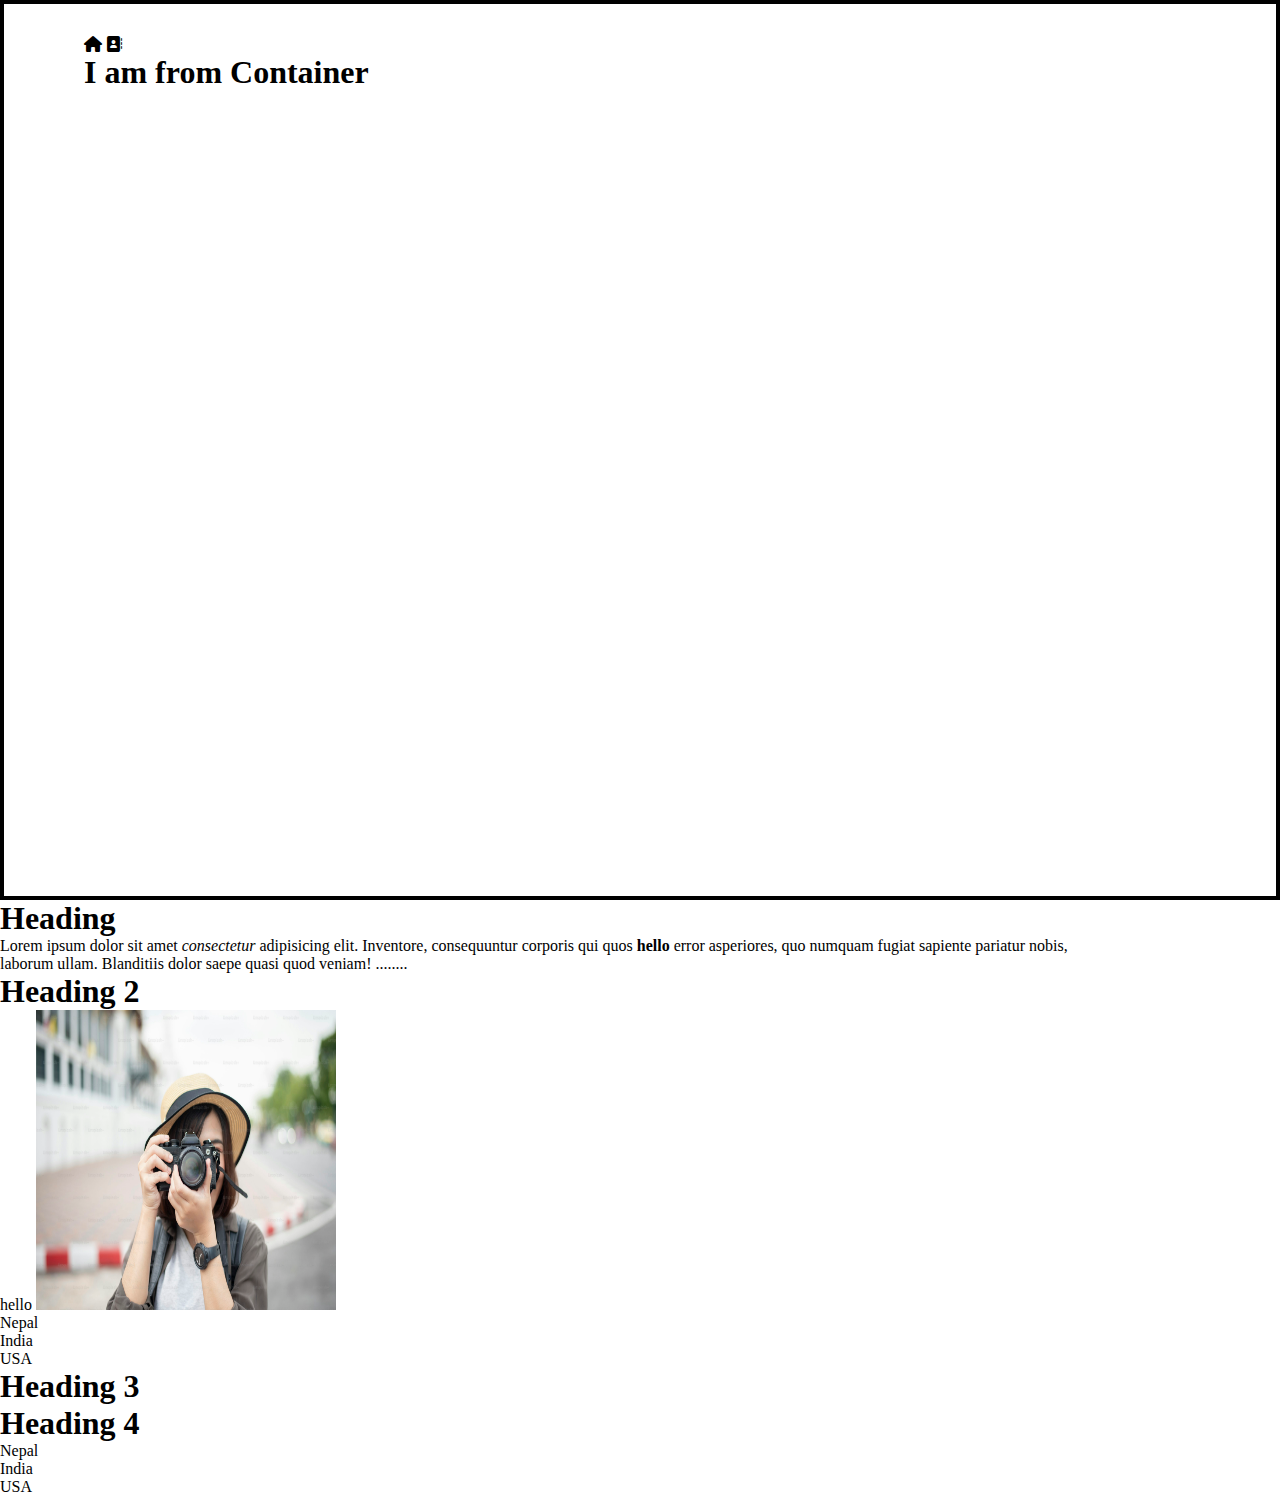
<file: html/index.html>
<!DOCTYPE html>
<html lang="en">
  <head>
    <meta charset="UTF-8" />
    <meta name="viewport" content="width=device-width, initial-scale=1.0" />
    <link rel="stylesheet" href="../css/style.css" />
    <link
      rel="stylesheet"
      href="https://cdnjs.cloudflare.com/ajax/libs/font-awesome/6.7.2/css/all.min.css"
      integrity="sha512-Evv84Mr4kqVGRNSgIGL/F/aIDqQb7xQ2vcrdIwxfjThSH8CSR7PBEakCr51Ck+w+/U6swU2Im1vVX0SVk9ABhg=="
      crossorigin="anonymous"
      referrerpolicy="no-referrer"
    />
    <title>Document</title>
    <style></style>
  </head>
  <body>
    <div class="container">
      <i class="fa-solid fa-house"></i>
      <i class="fa-solid fa-address-book"></i>
      <h1>I am from Container</h1>
    </div>
    <h1 class="heading" id="head1">Heading</h1>
    <p class="heading" id="para">
      Lorem ipsum dolor sit amet <i>consectetur</i> adipisicing elit. Inventore,
      consequuntur corporis qui quos <b>hello</b> error asperiores, quo numquam
      fugiat sapiente pariatur nobis, <br />
      laborum ullam. Blanditiis dolor saepe quasi quod veniam! ........
    </p>

    <h1 class="heading">Heading 2</h1>
    <span>hello</span>
    <img height="300" width="300" src="../image/myImage.jpeg" alt="my photo" />

    <ol type="1" start="3">
      <li>Nepal</li>
      <li>India</li>
      <li>USA</li>
    </ol>
    <h1>Heading 3</h1>
    <h1>Heading 4</h1>

    <ul type="circle">
      <li>Nepal</li>
      <li>India</li>
      <li>USA</li>
    </ul>
  </body>
</html>
</file>
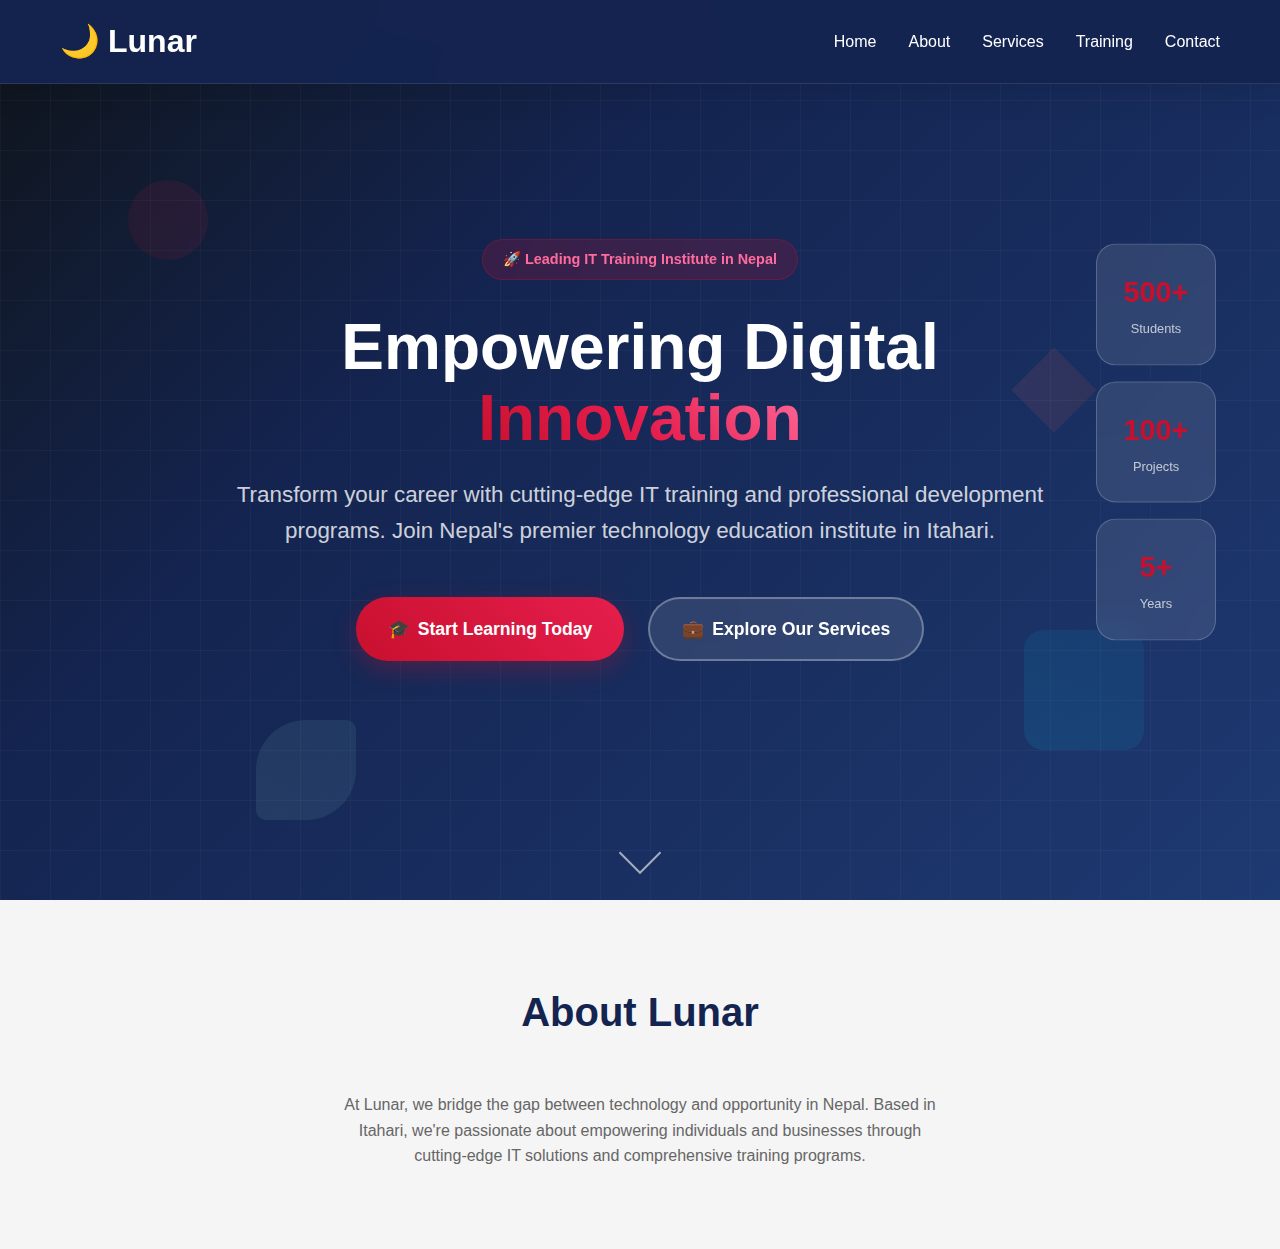
<file: html/asdfasd.html>
<!DOCTYPE html>
<html lang="en">
  <head>
    <meta charset="UTF-8" />
    <meta name="viewport" content="width=device-width, initial-scale=1.0" />
    <title>Lunar - IT Services & Training | Itahari, Nepal</title>
    <style>
      * {
        margin: 0;
        padding: 0;
        box-sizing: border-box;
      }

      body {
        font-family: "Segoe UI", Tahoma, Geneva, Verdana, sans-serif;
        line-height: 1.6;
        color: #333;
        overflow-x: hidden;
      }

      .container {
        max-width: 1200px;
        margin: 0 auto;
        padding: 0 20px;
      }

      /* Header */
      header {
        background: rgba(20, 36, 80, 0.95);
        backdrop-filter: blur(20px);
        padding: 1rem 0;
        position: fixed;
        width: 100%;
        top: 0;
        z-index: 2000;
        box-shadow: 0 8px 32px rgba(0, 0, 0, 0.1);
        border-bottom: 1px solid rgba(255, 255, 255, 0.1);
        transition: all 0.3s ease;
      }

      nav {
        display: flex;
        justify-content: space-between;
        align-items: center;
      }

      .logo {
        font-size: 2rem;
        font-weight: bold;
        color: #ffffff;
        text-decoration: none;
        display: flex;
        align-items: center;
        gap: 0.5rem;
      }

      .logo-icon {
        animation: rotate 10s linear infinite;
      }

      @keyframes rotate {
        from {
          transform: rotate(0deg);
        }
        to {
          transform: rotate(360deg);
        }
      }

      .nav-links {
        display: flex;
        list-style: none;
        gap: 2rem;
      }

      .nav-links a {
        color: #ffffff;
        text-decoration: none;
        transition: all 0.3s;
        position: relative;
        padding: 0.5rem 0;
      }

      .nav-links a::after {
        content: "";
        position: absolute;
        bottom: 0;
        left: 0;
        width: 0;
        height: 2px;
        background: linear-gradient(45deg, #c8102e, #e61e4d);
        transition: width 0.3s ease;
      }

      .nav-links a:hover::after {
        width: 100%;
      }

      .nav-links a:hover {
        color: #c8102e;
      }

      .mobile-menu {
        display: none;
        background: none;
        border: none;
        color: #ffffff;
        font-size: 1.5rem;
        cursor: pointer;
      }

      /* Modern Hero Section */
      .hero {
        min-height: 100vh;
        position: relative;
        display: flex;
        align-items: center;
        justify-content: center;
        background: linear-gradient(
          135deg,
          #0f1419 0%,
          #142450 35%,
          #1e3a72 100%
        );
        overflow: hidden;
      }

      /* Animated Background Elements */
      .hero-bg {
        position: absolute;
        top: 0;
        left: 0;
        width: 100%;
        height: 100%;
        overflow: hidden;
      }

      .floating-shapes {
        position: absolute;
        width: 100%;
        height: 100%;
      }

      .shape {
        position: absolute;
        opacity: 0.1;
        animation: float 20s infinite linear;
      }

      .shape:nth-child(1) {
        top: 20%;
        left: 10%;
        width: 80px;
        height: 80px;
        background: linear-gradient(45deg, #c8102e, #e61e4d);
        border-radius: 50%;
        animation-delay: -2s;
      }

      .shape:nth-child(2) {
        top: 70%;
        left: 80%;
        width: 120px;
        height: 120px;
        background: linear-gradient(45deg, #00d4ff, #0099cc);
        border-radius: 20px;
        animation-delay: -8s;
      }

      .shape:nth-child(3) {
        top: 40%;
        left: 80%;
        width: 60px;
        height: 60px;
        background: linear-gradient(45deg, #ff6b6b, #ee5a24);
        transform: rotate(45deg);
        animation-delay: -15s;
      }

      .shape:nth-child(4) {
        top: 80%;
        left: 20%;
        width: 100px;
        height: 100px;
        background: linear-gradient(45deg, #a8e6cf, #7fcdcd);
        border-radius: 50% 10px 50% 10px;
        animation-delay: -5s;
      }

      @keyframes float {
        0%,
        100% {
          transform: translateY(0) rotate(0deg);
        }
        25% {
          transform: translateY(-20px) rotate(90deg);
        }
        50% {
          transform: translateY(-40px) rotate(180deg);
        }
        75% {
          transform: translateY(-20px) rotate(270deg);
        }
      }

      /* Particle System */
      .particles {
        position: absolute;
        top: 0;
        left: 0;
        width: 100%;
        height: 100%;
        overflow: hidden;
      }

      .particle {
        position: absolute;
        width: 4px;
        height: 4px;
        background: rgba(255, 255, 255, 0.3);
        border-radius: 50%;
        animation: particleFloat 15s infinite linear;
      }

      @keyframes particleFloat {
        0% {
          transform: translateY(100vh) translateX(0);
          opacity: 0;
        }
        10% {
          opacity: 1;
        }
        90% {
          opacity: 1;
        }
        100% {
          transform: translateY(-100px) translateX(100px);
          opacity: 0;
        }
      }

      /* Grid Pattern Overlay */
      .grid-overlay {
        position: absolute;
        top: 0;
        left: 0;
        width: 100%;
        height: 100%;
        background-image: linear-gradient(
            rgba(255, 255, 255, 0.03) 1px,
            transparent 1px
          ),
          linear-gradient(90deg, rgba(255, 255, 255, 0.03) 1px, transparent 1px);
        background-size: 50px 50px;
        animation: gridMove 20s ease-in-out infinite;
      }

      @keyframes gridMove {
        0%,
        100% {
          transform: translate(0, 0);
        }
        50% {
          transform: translate(-25px, -25px);
        }
      }

      /* Hero Content */
      .hero-content {
        position: relative;
        z-index: 10;
        text-align: center;
        max-width: 900px;
        padding: 2rem;
      }

      .hero-badge {
        display: inline-block;
        background: rgba(200, 16, 46, 0.2);
        border: 1px solid rgba(200, 16, 46, 0.3);
        color: #ff6b9d;
        padding: 8px 20px;
        border-radius: 50px;
        font-size: 0.9rem;
        font-weight: 600;
        margin-bottom: 2rem;
        backdrop-filter: blur(10px);
        animation: fadeInDown 1s ease-out;
      }

      .hero h1 {
        font-size: clamp(2.5rem, 5vw, 4rem);
        margin-bottom: 1.5rem;
        font-weight: 800;
        color: #ffffff;
        line-height: 1.1;
        animation: fadeInUp 1s ease-out 0.3s both;
      }

      .hero h1 .highlight {
        background: linear-gradient(45deg, #c8102e, #e61e4d, #ff6b9d);
        -webkit-background-clip: text;
        background-clip: text;
        -webkit-text-fill-color: transparent;
        animation: textShine 3s ease-in-out infinite;
      }

      @keyframes textShine {
        0%,
        100% {
          filter: brightness(1);
        }
        50% {
          filter: brightness(1.3);
        }
      }

      .hero-subtitle {
        font-size: clamp(1.1rem, 2vw, 1.4rem);
        margin-bottom: 3rem;
        color: rgba(255, 255, 255, 0.8);
        line-height: 1.6;
        animation: fadeInUp 1s ease-out 0.6s both;
      }

      /* Interactive CTA Buttons */
      .cta-container {
        display: flex;
        gap: 1.5rem;
        justify-content: center;
        flex-wrap: wrap;
        animation: fadeInUp 1s ease-out 0.9s both;
      }

      .btn {
        position: relative;
        padding: 16px 32px;
        border: none;
        border-radius: 50px;
        font-size: 1.1rem;
        font-weight: 600;
        cursor: pointer;
        text-decoration: none;
        display: inline-flex;
        align-items: center;
        gap: 0.5rem;
        transition: all 0.4s cubic-bezier(0.4, 0, 0.2, 1);
        overflow: hidden;
      }

      .btn::before {
        content: "";
        position: absolute;
        top: 0;
        left: -100%;
        width: 100%;
        height: 100%;
        background: linear-gradient(
          90deg,
          transparent,
          rgba(255, 255, 255, 0.2),
          transparent
        );
        transition: left 0.6s;
      }

      .btn:hover::before {
        left: 100%;
      }

      .btn-primary {
        background: linear-gradient(45deg, #c8102e, #e61e4d);
        color: #ffffff;
        box-shadow: 0 8px 25px rgba(200, 16, 46, 0.3);
      }

      .btn-primary:hover {
        transform: translateY(-3px);
        box-shadow: 0 15px 35px rgba(200, 16, 46, 0.4);
        background: linear-gradient(45deg, #e61e4d, #ff4757);
      }

      .btn-secondary {
        background: rgba(255, 255, 255, 0.1);
        color: #ffffff;
        border: 2px solid rgba(255, 255, 255, 0.3);
        backdrop-filter: blur(10px);
      }

      .btn-secondary:hover {
        background: rgba(255, 255, 255, 0.2);
        border-color: rgba(255, 255, 255, 0.5);
        transform: translateY(-3px);
        box-shadow: 0 15px 35px rgba(255, 255, 255, 0.1);
      }

      /* Floating Stats */
      .floating-stats {
        position: absolute;
        top: 50%;
        right: 5%;
        transform: translateY(-50%);
        z-index: 5;
      }

      .stat-float {
        background: rgba(255, 255, 255, 0.1);
        backdrop-filter: blur(15px);
        border: 1px solid rgba(255, 255, 255, 0.2);
        border-radius: 20px;
        padding: 1.5rem;
        margin-bottom: 1rem;
        text-align: center;
        min-width: 120px;
        animation: floatStat 6s ease-in-out infinite;
      }

      .stat-float:nth-child(2) {
        animation-delay: -2s;
      }

      .stat-float:nth-child(3) {
        animation-delay: -4s;
      }

      @keyframes floatStat {
        0%,
        100% {
          transform: translateY(0);
        }
        50% {
          transform: translateY(-10px);
        }
      }

      .stat-number {
        font-size: 1.8rem;
        font-weight: bold;
        color: #c8102e;
        display: block;
      }

      .stat-label {
        font-size: 0.8rem;
        color: rgba(255, 255, 255, 0.7);
        margin-top: 0.5rem;
      }

      /* Scroll Indicator */
      .scroll-indicator {
        position: absolute;
        bottom: 2rem;
        left: 50%;
        transform: translateX(-50%);
        z-index: 10;
        animation: bounce 2s infinite;
      }

      .scroll-arrow {
        width: 30px;
        height: 30px;
        border: 2px solid rgba(255, 255, 255, 0.6);
        border-top: none;
        border-left: none;
        transform: rotate(45deg);
      }

      @keyframes bounce {
        0%,
        20%,
        50%,
        80%,
        100% {
          transform: translateX(-50%) translateY(0) rotate(45deg);
        }
        40% {
          transform: translateX(-50%) translateY(-10px) rotate(45deg);
        }
        60% {
          transform: translateX(-50%) translateY(-5px) rotate(45deg);
        }
      }

      /* About Section (keeping original) */
      .about {
        padding: 80px 0;
        background: #f5f5f5;
      }

      .section-title {
        text-align: center;
        font-size: 2.5rem;
        margin-bottom: 3rem;
        color: #142450;
        font-weight: 700;
      }

      /* Responsive Design */
      @media (max-width: 768px) {
        .nav-links {
          display: none;
        }

        .mobile-menu {
          display: block;
        }

        .floating-stats {
          display: none;
        }

        .cta-container {
          flex-direction: column;
          align-items: center;
        }

        .hero-content {
          padding: 1rem;
        }

        .hero-badge {
          font-size: 0.8rem;
          padding: 6px 16px;
        }
      }

      @media (max-width: 480px) {
        .container {
          padding: 0 15px;
        }

        .hero {
          padding: 120px 0 60px;
        }

        .btn {
          padding: 14px 28px;
          font-size: 1rem;
        }
      }

      /* Animation Keyframes */
      @keyframes fadeInUp {
        from {
          opacity: 0;
          transform: translateY(30px);
        }
        to {
          opacity: 1;
          transform: translateY(0);
        }
      }

      @keyframes fadeInDown {
        from {
          opacity: 0;
          transform: translateY(-30px);
        }
        to {
          opacity: 1;
          transform: translateY(0);
        }
      }
    </style>
  </head>
  <body>
    <header>
      <nav class="container">
        <a href="#" class="logo">
          <span class="logo-icon">🌙</span>
          Lunar
        </a>
        <ul class="nav-links">
          <li><a href="#home">Home</a></li>
          <li><a href="#about">About</a></li>
          <li><a href="#services">Services</a></li>
          <li><a href="#training">Training</a></li>
          <li><a href="#contact">Contact</a></li>
        </ul>
        <button class="mobile-menu">☰</button>
      </nav>
    </header>

    <main>
      <!-- Modern Interactive Hero Section -->
      <section class="hero" id="home">
        <!-- Animated Background -->
        <div class="hero-bg">
          <div class="grid-overlay"></div>
          <div class="floating-shapes">
            <div class="shape"></div>
            <div class="shape"></div>
            <div class="shape"></div>
            <div class="shape"></div>
          </div>
          <div class="particles" id="particles"></div>
        </div>

        <!-- Floating Stats -->
        <div class="floating-stats">
          <div class="stat-float">
            <span class="stat-number">500+</span>
            <span class="stat-label">Students</span>
          </div>
          <div class="stat-float">
            <span class="stat-number">100+</span>
            <span class="stat-label">Projects</span>
          </div>
          <div class="stat-float">
            <span class="stat-number">5+</span>
            <span class="stat-label">Years</span>
          </div>
        </div>

        <!-- Hero Content -->
        <div class="container">
          <div class="hero-content">
            <div class="hero-badge">
              🚀 Leading IT Training Institute in Nepal
            </div>

            <h1>
              Empowering Digital
              <span class="highlight">Innovation</span>
            </h1>

            <p class="hero-subtitle">
              Transform your career with cutting-edge IT training and
              professional development programs. Join Nepal's premier technology
              education institute in Itahari.
            </p>

            <div class="cta-container">
              <a href="#training" class="btn btn-primary">
                <span>🎓</span>
                Start Learning Today
              </a>
              <a href="#services" class="btn btn-secondary">
                <span>💼</span>
                Explore Our Services
              </a>
            </div>
          </div>
        </div>

        <!-- Scroll Indicator -->
        <div class="scroll-indicator">
          <div class="scroll-arrow"></div>
        </div>
      </section>

      <!-- About Section (placeholder) -->
      <section class="about" id="about">
        <div class="container">
          <h2 class="section-title">About Lunar</h2>
          <p
            style="
              text-align: center;
              color: #666;
              max-width: 600px;
              margin: 0 auto;
            "
          >
            At Lunar, we bridge the gap between technology and opportunity in
            Nepal. Based in Itahari, we're passionate about empowering
            individuals and businesses through cutting-edge IT solutions and
            comprehensive training programs.
          </p>
        </div>
      </section>
    </main>

    <script>
      // Particle System
      function createParticles() {
        const particlesContainer = document.getElementById("particles");
        const particleCount = 50;

        for (let i = 0; i < particleCount; i++) {
          const particle = document.createElement("div");
          particle.className = "particle";
          particle.style.left = Math.random() * 100 + "vw";
          particle.style.animationDelay = Math.random() * 15 + "s";
          particle.style.animationDuration = Math.random() * 10 + 10 + "s";
          particlesContainer.appendChild(particle);
        }
      }

      // Enhanced Header Scroll Effect
      window.addEventListener("scroll", function () {
        const header = document.querySelector("header");
        const scrollY = window.scrollY;

        if (scrollY > 100) {
          header.style.background = "rgba(20, 36, 80, 0.98)";
          header.style.backdropFilter = "blur(20px)";
          header.style.boxShadow = "0 8px 32px rgba(0,0,0,0.2)";
        } else {
          header.style.background = "rgba(20, 36, 80, 0.95)";
          header.style.backdropFilter = "blur(20px)";
          header.style.boxShadow = "0 8px 32px rgba(0,0,0,0.1)";
        }
      });

      // Smooth Scrolling
      document.querySelectorAll('a[href^="#"]').forEach((anchor) => {
        anchor.addEventListener("click", function (e) {
          e.preventDefault();
          const target = document.querySelector(this.getAttribute("href"));
          if (target) {
            target.scrollIntoView({
              behavior: "smooth",
              block: "start",
            });
          }
        });
      });

      // Mouse Movement Parallax Effect
      document.addEventListener("mousemove", function (e) {
        const mouseX = e.clientX / window.innerWidth;
        const mouseY = e.clientY / window.innerHeight;

        const shapes = document.querySelectorAll(".shape");
        shapes.forEach((shape, index) => {
          const speed = (index + 1) * 0.5;
          const x = (mouseX - 0.5) * speed;
          const y = (mouseY - 0.5) * speed;
          shape.style.transform += ` translate(${x}px, ${y}px)`;
        });
      });

      // Button Click Effects
      document.querySelectorAll(".btn").forEach((button) => {
        button.addEventListener("click", function (e) {
          const ripple = document.createElement("span");
          const rect = this.getBoundingClientRect();
          const size = Math.max(rect.width, rect.height);
          const x = e.clientX - rect.left - size / 2;
          const y = e.clientY - rect.top - size / 2;

          ripple.style.cssText = `
                    position: absolute;
                    border-radius: 50%;
                    background: rgba(255,255,255,0.3);
                    transform: scale(0);
                    animation: ripple 0.6s linear;
                    left: ${x}px;
                    top: ${y}px;
                    width: ${size}px;
                    height: ${size}px;
                `;

          this.appendChild(ripple);

          setTimeout(() => {
            ripple.remove();
          }, 600);
        });
      });

      // Add ripple animation
      const style = document.createElement("style");
      style.textContent = `
            @keyframes ripple {
                to {
                    transform: scale(4);
                    opacity: 0;
                }
            }
        `;
      document.head.appendChild(style);

      // Initialize
      document.addEventListener("DOMContentLoaded", function () {
        createParticles();

        // Add entrance animations to floating stats
        const floatingStats = document.querySelectorAll(".stat-float");
        floatingStats.forEach((stat, index) => {
          setTimeout(() => {
            stat.style.animation += `, fadeInUp 0.8s ease-out ${
              index * 0.2
            }s both`;
          }, 1000);
        });
      });

      // Intersection Observer for scroll animations
      const observerOptions = {
        threshold: 0.1,
        rootMargin: "0px 0px -50px 0px",
      };

      const observer = new IntersectionObserver(function (entries) {
        entries.forEach((entry) => {
          if (entry.isIntersecting) {
            entry.target.style.animation = "fadeInUp 0.8s ease-out forwards";
          }
        });
      }, observerOptions);

      // Performance optimization: Throttle particle updates
      let ticking = false;
      function updateParticles() {
        if (!ticking) {
          requestAnimationFrame(() => {
            // Particle updates here if needed
            ticking = false;
          });
          ticking = true;
        }
      }
    </script>
  </body>
</html>
</file>
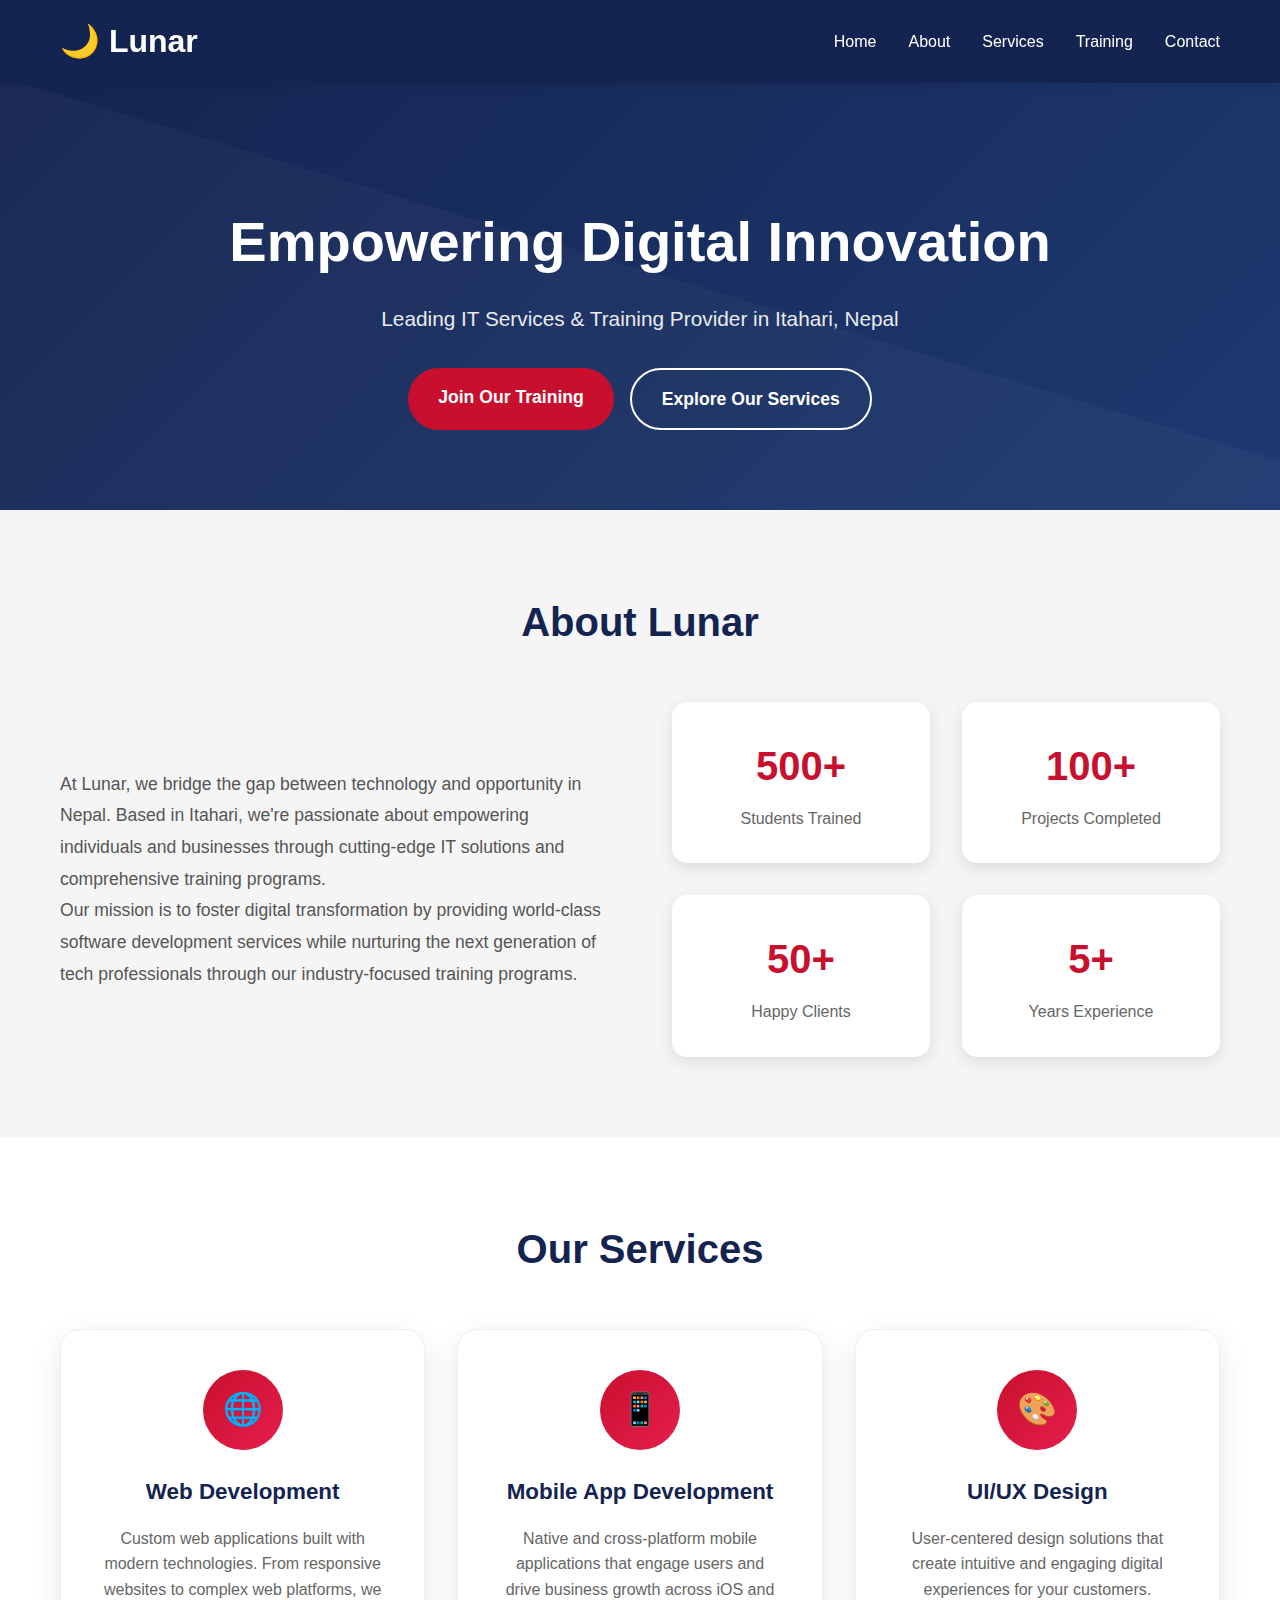
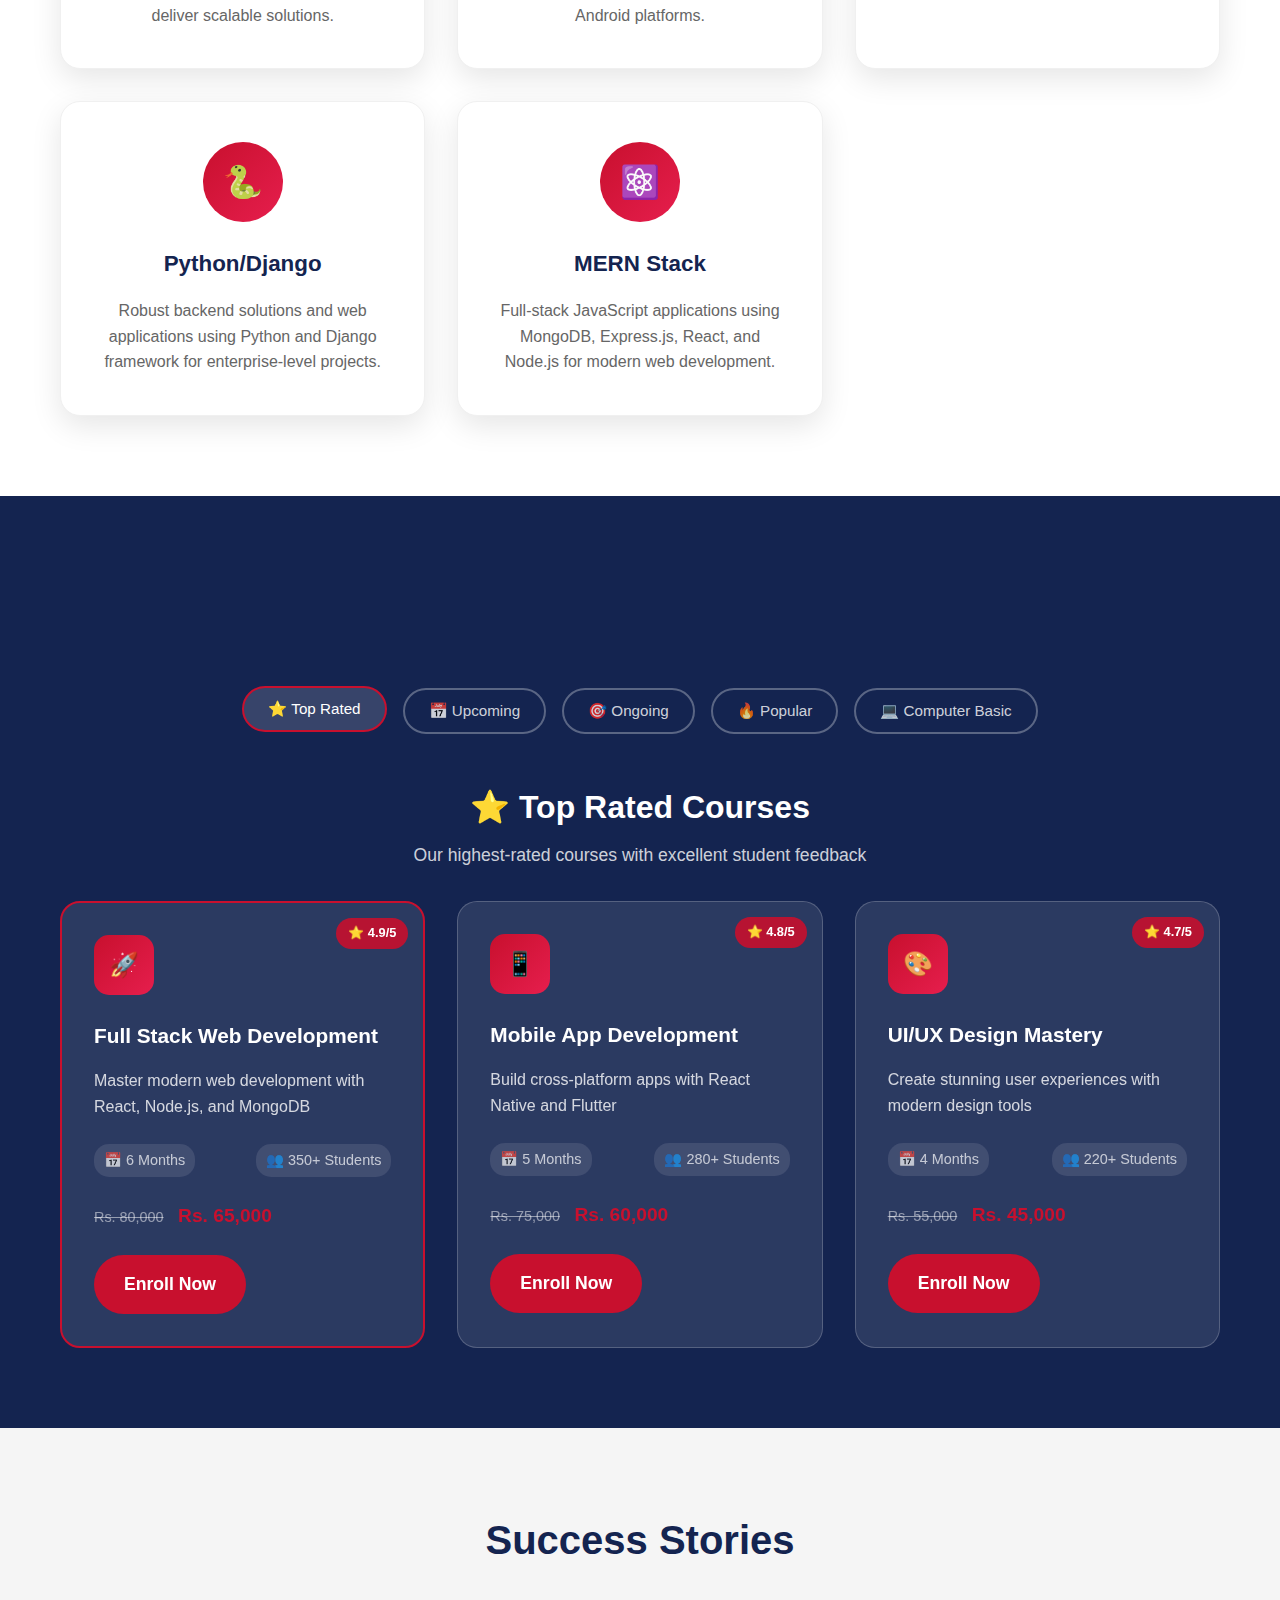
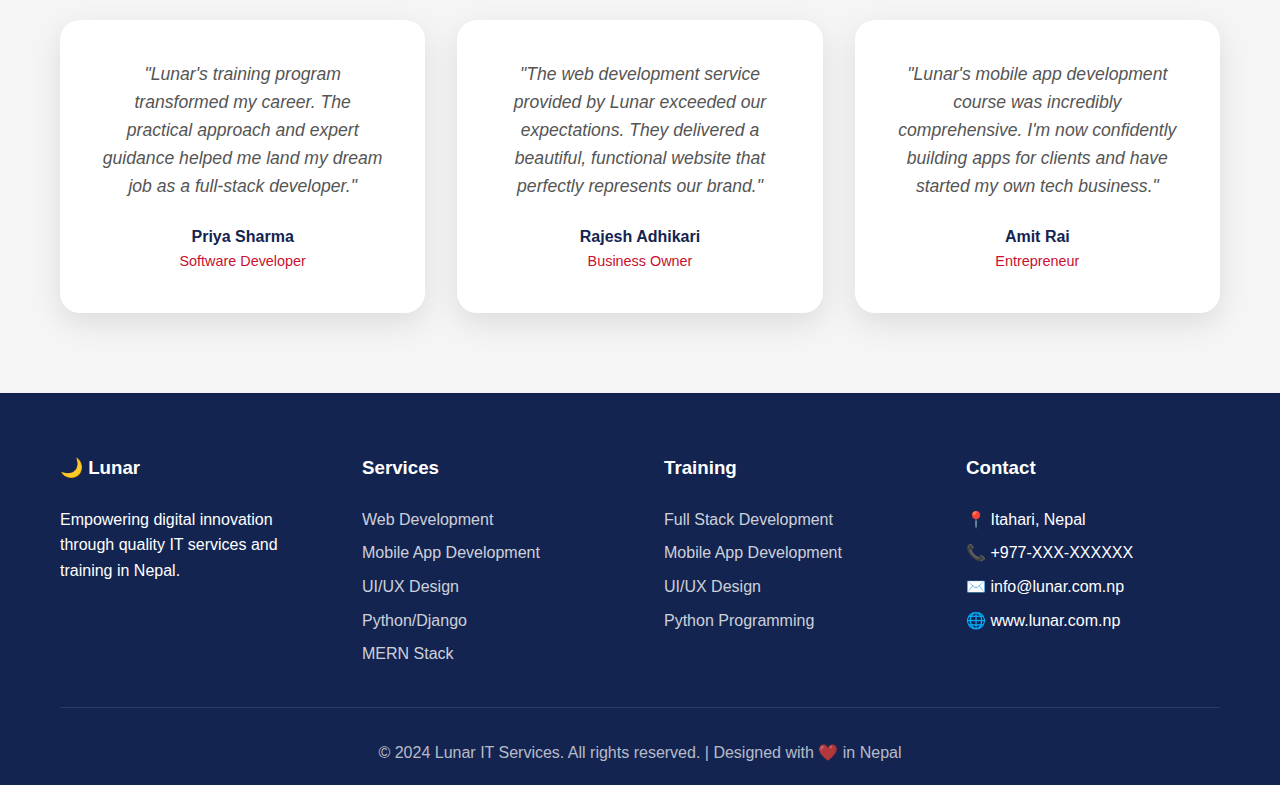
<file: html/asdfasdf.html>
@media (max-width: 768px) { .nav-links { display: none; } .mobile-menu {
display: block; } .hero h1 { font-size: 2.5rem; } .hero-subtitle { font-size:
1.1rem; } .cta-buttons { flex-direction: column; align-items: center; }
.about-content { grid-template-columns: 1fr; gap: 2rem; } .about-stats {
grid-template-columns: 1fr; } .services-grid { grid-template-columns: 1fr; }
.course-categories { justify-content: flex-start; overflow-x: auto;
padding-bottom: 10px; } .category-btn { white-space: nowrap; font-size:
0<!DOCTYPE html>
<html lang="en">
  <head>
    <meta charset="UTF-8" />
    <meta name="viewport" content="width=device-width, initial-scale=1.0" />
    <title>Lunar - IT Services & Training | Itahari, Nepal</title>
    <style>
      * {
        margin: 0;
        padding: 0;
        box-sizing: border-box;
      }

      body {
        font-family: "Segoe UI", Tahoma, Geneva, Verdana, sans-serif;
        line-height: 1.6;
        color: #333;
        overflow-x: hidden;
      }

      .container {
        max-width: 1200px;
        margin: 0 auto;
        padding: 0 20px;
      }

      /* Header */
      header {
        background: #142450;
        padding: 1rem 0;
        position: fixed;
        width: 100%;
        top: 0;
        z-index: 1000;
        box-shadow: 0 2px 10px rgba(0, 0, 0, 0.1);
      }

      nav {
        display: flex;
        justify-content: space-between;
        align-items: center;
      }

      .logo {
        font-size: 2rem;
        font-weight: bold;
        color: #ffffff;
        text-decoration: none;
      }

      .nav-links {
        display: flex;
        list-style: none;
        gap: 2rem;
      }

      .nav-links a {
        color: #ffffff;
        text-decoration: none;
        transition: color 0.3s;
      }

      .nav-links a:hover {
        color: #c8102e;
      }

      .mobile-menu {
        display: none;
        background: none;
        border: none;
        color: #ffffff;
        font-size: 1.5rem;
        cursor: pointer;
      }

      /* Hero Section */
      .hero {
        background: linear-gradient(135deg, #142450 0%, #1e3a72 100%);
        padding: 120px 0 80px;
        text-align: center;
        color: #ffffff;
        position: relative;
        overflow: hidden;
      }

      .hero::before {
        content: "";
        position: absolute;
        top: 0;
        left: 0;
        right: 0;
        bottom: 0;
        background: url('data:image/svg+xml,<svg xmlns="http://www.w3.org/2000/svg" viewBox="0 0 1000 1000"><polygon fill="%23ffffff" fill-opacity="0.03" points="0,0 1000,300 1000,1000 0,700"/></svg>');
        background-size: cover;
      }

      .hero-content {
        position: relative;
        z-index: 2;
      }

      .hero h1 {
        font-size: 3.5rem;
        margin-bottom: 1rem;
        font-weight: 700;
        animation: fadeInUp 1s ease-out;
      }

      .hero-subtitle {
        font-size: 1.3rem;
        margin-bottom: 2rem;
        opacity: 0.9;
        animation: fadeInUp 1s ease-out 0.3s both;
      }

      .cta-buttons {
        display: flex;
        gap: 1rem;
        justify-content: center;
        flex-wrap: wrap;
        animation: fadeInUp 1s ease-out 0.6s both;
      }

      .btn {
        padding: 15px 30px;
        border: none;
        border-radius: 50px;
        font-size: 1.1rem;
        font-weight: 600;
        cursor: pointer;
        transition: all 0.3s;
        text-decoration: none;
        display: inline-block;
      }

      .btn-primary {
        background: #c8102e;
        color: #ffffff;
      }

      .btn-primary:hover {
        background: #a00d25;
        transform: translateY(-2px);
        box-shadow: 0 8px 20px rgba(200, 16, 46, 0.3);
      }

      .btn-secondary {
        background: transparent;
        color: #ffffff;
        border: 2px solid #ffffff;
      }

      .btn-secondary:hover {
        background: #ffffff;
        color: #142450;
        transform: translateY(-2px);
      }

      /* About Section */
      .about {
        padding: 80px 0;
        background: #f5f5f5;
      }

      .section-title {
        text-align: center;
        font-size: 2.5rem;
        margin-bottom: 3rem;
        color: #142450;
        font-weight: 700;
      }

      .about-content {
        display: grid;
        grid-template-columns: 1fr 1fr;
        gap: 4rem;
        align-items: center;
      }

      .about-text {
        font-size: 1.1rem;
        line-height: 1.8;
        color: #555;
      }

      .about-stats {
        display: grid;
        grid-template-columns: repeat(2, 1fr);
        gap: 2rem;
      }

      .stat-item {
        text-align: center;
        padding: 2rem;
        background: #ffffff;
        border-radius: 15px;
        box-shadow: 0 5px 15px rgba(0, 0, 0, 0.1);
        transition: transform 0.3s;
      }

      .stat-item:hover {
        transform: translateY(-5px);
      }

      .stat-number {
        font-size: 2.5rem;
        font-weight: bold;
        color: #c8102e;
        margin-bottom: 0.5rem;
      }

      .stat-label {
        color: #666;
        font-weight: 500;
      }

      /* Services Section */
      .services {
        padding: 80px 0;
        background: #ffffff;
      }

      .services-grid {
        display: grid;
        grid-template-columns: repeat(auto-fit, minmax(300px, 1fr));
        gap: 2rem;
        margin-top: 3rem;
      }

      .service-card {
        background: #ffffff;
        padding: 2.5rem;
        border-radius: 20px;
        text-align: center;
        box-shadow: 0 10px 30px rgba(0, 0, 0, 0.1);
        transition: all 0.3s;
        border: 1px solid #f0f0f0;
      }

      .service-card:hover {
        transform: translateY(-10px);
        box-shadow: 0 20px 40px rgba(0, 0, 0, 0.15);
      }

      .service-icon {
        width: 80px;
        height: 80px;
        background: linear-gradient(135deg, #c8102e, #e61e4d);
        border-radius: 50%;
        display: flex;
        align-items: center;
        justify-content: center;
        margin: 0 auto 1.5rem;
        font-size: 2rem;
        color: #ffffff;
      }

      .service-card h3 {
        font-size: 1.4rem;
        margin-bottom: 1rem;
        color: #142450;
        font-weight: 600;
      }

      .service-card p {
        color: #666;
        line-height: 1.6;
      }

      /* Training Section */
      .training {
        padding: 80px 0;
        background: #142450;
        color: #ffffff;
      }

      .training-grid {
        display: grid;
        grid-template-columns: repeat(auto-fit, minmax(350px, 1fr));
        gap: 2rem;
        margin-top: 3rem;
      }

      /* Course Categories Navigation */
      .course-categories {
        display: flex;
        justify-content: center;
        flex-wrap: wrap;
        gap: 1rem;
        margin-bottom: 3rem;
      }

      .category-btn {
        padding: 12px 24px;
        border: 2px solid rgba(255, 255, 255, 0.3);
        background: transparent;
        color: rgba(255, 255, 255, 0.8);
        border-radius: 50px;
        cursor: pointer;
        transition: all 0.3s;
        font-weight: 500;
        font-size: 0.95rem;
      }

      .category-btn:hover,
      .category-btn.active {
        background: rgba(255, 255, 255, 0.15);
        border-color: #c8102e;
        color: #ffffff;
        transform: translateY(-2px);
      }

      /* Course Sections */
      .course-section {
        display: none;
      }

      .course-section.active {
        display: block;
      }

      .section-header {
        text-align: center;
        margin-bottom: 2rem;
      }

      .course-section-title {
        font-size: 2rem;
        color: #ffffff;
        margin-bottom: 0.5rem;
      }

      .course-section-subtitle {
        color: rgba(255, 255, 255, 0.8);
        font-size: 1.1rem;
      }

      /* Course Grid */
      .course-grid {
        display: grid;
        grid-template-columns: repeat(auto-fit, minmax(320px, 1fr));
        gap: 2rem;
        margin-top: 2rem;
      }

      /* Course Cards */
      .course-card {
        background: rgba(255, 255, 255, 0.1);
        padding: 2rem;
        border-radius: 20px;
        backdrop-filter: blur(10px);
        border: 1px solid rgba(255, 255, 255, 0.2);
        transition: all 0.3s;
        position: relative;
        overflow: hidden;
      }

      .course-card:hover {
        transform: translateY(-8px);
        background: rgba(255, 255, 255, 0.15);
        box-shadow: 0 20px 40px rgba(0, 0, 0, 0.2);
      }

      .course-card.featured {
        border: 2px solid #c8102e;
      }

      .course-badge {
        position: absolute;
        top: 15px;
        right: 15px;
        background: rgba(200, 16, 46, 0.9);
        color: #ffffff;
        padding: 5px 12px;
        border-radius: 20px;
        font-size: 0.8rem;
        font-weight: 600;
      }

      .upcoming-badge {
        background: rgba(52, 152, 219, 0.9);
      }

      .ongoing-badge {
        background: rgba(230, 126, 34, 0.9);
      }

      .popular-badge {
        background: rgba(231, 76, 60, 0.9);
      }

      .basic-badge {
        background: rgba(46, 204, 113, 0.9);
      }

      .course-icon {
        width: 60px;
        height: 60px;
        background: linear-gradient(135deg, #c8102e, #e61e4d);
        border-radius: 15px;
        display: flex;
        align-items: center;
        justify-content: center;
        font-size: 1.5rem;
        margin-bottom: 1.5rem;
      }

      .course-card h4 {
        font-size: 1.3rem;
        color: #ffffff;
        margin-bottom: 1rem;
        font-weight: 600;
      }

      .course-description {
        color: rgba(255, 255, 255, 0.8);
        margin-bottom: 1.5rem;
        line-height: 1.6;
      }

      .course-meta {
        display: flex;
        justify-content: space-between;
        margin-bottom: 1.5rem;
        font-size: 0.9rem;
      }

      .course-meta span {
        color: rgba(255, 255, 255, 0.7);
        background: rgba(255, 255, 255, 0.1);
        padding: 5px 10px;
        border-radius: 15px;
      }

      .course-price {
        margin-bottom: 1.5rem;
      }

      .original-price {
        color: rgba(255, 255, 255, 0.5);
        text-decoration: line-through;
        font-size: 0.9rem;
        margin-right: 10px;
      }

      .current-price {
        color: #c8102e;
        font-size: 1.2rem;
        font-weight: bold;
      }

      .early-bird {
        color: #46e646;
        font-weight: 600;
        display: block;
        margin-bottom: 5px;
      }

      .regular-price {
        color: rgba(255, 255, 255, 0.6);
        font-size: 0.9rem;
      }

      .note {
        color: rgba(255, 255, 255, 0.6);
        font-size: 0.8rem;
        display: block;
        margin-top: 5px;
      }

      /* Specific course card styles */
      .course-card.upcoming {
        border-left: 4px solid #3498db;
      }

      .course-card.ongoing {
        border-left: 4px solid #e67e22;
      }

      .course-card.popular {
        border-left: 4px solid #e74c3c;
      }

      .course-card.basic {
        border-left: 4px solid #2ecc71;
      }

      /* Testimonials */
      .testimonials {
        padding: 80px 0;
        background: #f5f5f5;
      }

      .testimonials-grid {
        display: grid;
        grid-template-columns: repeat(auto-fit, minmax(350px, 1fr));
        gap: 2rem;
        margin-top: 3rem;
      }

      .testimonial-card {
        background: #ffffff;
        padding: 2.5rem;
        border-radius: 20px;
        box-shadow: 0 10px 30px rgba(0, 0, 0, 0.1);
        text-align: center;
      }

      .testimonial-text {
        font-style: italic;
        margin-bottom: 1.5rem;
        color: #555;
        font-size: 1.1rem;
        line-height: 1.6;
      }

      .testimonial-author {
        font-weight: 600;
        color: #142450;
      }

      .testimonial-role {
        color: #c8102e;
        font-size: 0.9rem;
      }

      /* Footer */
      footer {
        background: #142450;
        color: #ffffff;
        padding: 60px 0 20px;
      }

      .footer-content {
        display: grid;
        grid-template-columns: repeat(auto-fit, minmax(250px, 1fr));
        gap: 3rem;
        margin-bottom: 2rem;
      }

      .footer-section h3 {
        margin-bottom: 1.5rem;
        color: #ffffff;
      }

      .footer-section ul {
        list-style: none;
      }

      .footer-section ul li {
        margin-bottom: 0.5rem;
      }

      .footer-section ul li a {
        color: rgba(255, 255, 255, 0.8);
        text-decoration: none;
        transition: color 0.3s;
      }

      .footer-section ul li a:hover {
        color: #c8102e;
      }

      .footer-bottom {
        text-align: center;
        padding-top: 2rem;
        border-top: 1px solid rgba(255, 255, 255, 0.1);
        color: rgba(255, 255, 255, 0.7);
      }

      /* Animations */
      @keyframes fadeInUp {
        from {
          opacity: 0;
          transform: translateY(30px);
        }
        to {
          opacity: 1;
          transform: translateY(0);
        }
      }

      /* Responsive Design */
      @media (max-width: 768px) {
        .nav-links {
          display: none;
        }

        .mobile-menu {
          display: block;
        }

        .hero h1 {
          font-size: 2.5rem;
        }

        .hero-subtitle {
          font-size: 1.1rem;
        }

        .cta-buttons {
          flex-direction: column;
          align-items: center;
        }

        .about-content {
          grid-template-columns: 1fr;
          gap: 2rem;
        }

        .about-stats {
          grid-template-columns: 1fr;
        }

        .services-grid {
          grid-template-columns: 1fr;
        }

        .training-grid {
          grid-template-columns: 1fr;
        }

        .testimonials-grid {
          grid-template-columns: 1fr;
        }

        .footer-content {
          grid-template-columns: 1fr;
          gap: 2rem;
        }
      }

      @media (max-width: 480px) {
        .container {
          padding: 0 15px;
        }

        .hero {
          padding: 100px 0 60px;
        }

        .hero h1 {
          font-size: 2rem;
        }

        .section-title {
          font-size: 2rem;
        }

        .service-card,
        .training-card,
        .testimonial-card {
          padding: 1.5rem;
        }
      }
    </style>
  </head>
  <body>
    <header>
      <nav class="container">
        <a href="#" class="logo">🌙 Lunar</a>
        <ul class="nav-links">
          <li><a href="#home">Home</a></li>
          <li><a href="#about">About</a></li>
          <li><a href="#services">Services</a></li>
          <li><a href="#training">Training</a></li>
          <li><a href="#contact">Contact</a></li>
        </ul>
        <button class="mobile-menu">☰</button>
      </nav>
    </header>

    <main>
      <!-- Hero Section -->
      <section class="hero" id="home">
        <div class="container">
          <div class="hero-content">
            <h1>Empowering Digital Innovation</h1>
            <p class="hero-subtitle">
              Leading IT Services & Training Provider in Itahari, Nepal
            </p>
            <div class="cta-buttons">
              <a href="#training" class="btn btn-primary">Join Our Training</a>
              <a href="#services" class="btn btn-secondary"
                >Explore Our Services</a
              >
            </div>
          </div>
        </div>
      </section>

      <!-- About Section -->
      <section class="about" id="about">
        <div class="container">
          <h2 class="section-title">About Lunar</h2>
          <div class="about-content">
            <div class="about-text">
              <p>
                At Lunar, we bridge the gap between technology and opportunity
                in Nepal. Based in Itahari, we're passionate about empowering
                individuals and businesses through cutting-edge IT solutions and
                comprehensive training programs.
              </p>
              <p>
                Our mission is to foster digital transformation by providing
                world-class software development services while nurturing the
                next generation of tech professionals through our
                industry-focused training programs.
              </p>
            </div>
            <div class="about-stats">
              <div class="stat-item">
                <div class="stat-number">500+</div>
                <div class="stat-label">Students Trained</div>
              </div>
              <div class="stat-item">
                <div class="stat-number">100+</div>
                <div class="stat-label">Projects Completed</div>
              </div>
              <div class="stat-item">
                <div class="stat-number">50+</div>
                <div class="stat-label">Happy Clients</div>
              </div>
              <div class="stat-item">
                <div class="stat-number">5+</div>
                <div class="stat-label">Years Experience</div>
              </div>
            </div>
          </div>
        </div>
      </section>

      <!-- Services Section -->
      <section class="services" id="services">
        <div class="container">
          <h2 class="section-title">Our Services</h2>
          <div class="services-grid">
            <div class="service-card">
              <div class="service-icon">🌐</div>
              <h3>Web Development</h3>
              <p>
                Custom web applications built with modern technologies. From
                responsive websites to complex web platforms, we deliver
                scalable solutions.
              </p>
            </div>
            <div class="service-card">
              <div class="service-icon">📱</div>
              <h3>Mobile App Development</h3>
              <p>
                Native and cross-platform mobile applications that engage users
                and drive business growth across iOS and Android platforms.
              </p>
            </div>
            <div class="service-card">
              <div class="service-icon">🎨</div>
              <h3>UI/UX Design</h3>
              <p>
                User-centered design solutions that create intuitive and
                engaging digital experiences for your customers.
              </p>
            </div>
            <div class="service-card">
              <div class="service-icon">🐍</div>
              <h3>Python/Django</h3>
              <p>
                Robust backend solutions and web applications using Python and
                Django framework for enterprise-level projects.
              </p>
            </div>
            <div class="service-card">
              <div class="service-icon">⚛️</div>
              <h3>MERN Stack</h3>
              <p>
                Full-stack JavaScript applications using MongoDB, Express.js,
                React, and Node.js for modern web development.
              </p>
            </div>
          </div>
        </div>
      </section>

      <!-- Training Section -->
      <section class="training" id="training">
        <div class="container">
          <h2 class="section-title">Training Programs</h2>

          <!-- Course Categories Navigation -->
          <div class="course-categories">
            <button class="category-btn active" data-category="top-rated">
              ⭐ Top Rated
            </button>
            <button class="category-btn" data-category="upcoming">
              📅 Upcoming
            </button>
            <button class="category-btn" data-category="ongoing">
              🎯 Ongoing
            </button>
            <button class="category-btn" data-category="popular">
              🔥 Popular
            </button>
            <button class="category-btn" data-category="basic">
              💻 Computer Basic
            </button>
          </div>

          <!-- Top Rated Courses -->
          <div class="course-section active" id="top-rated">
            <div class="section-header">
              <h3 class="course-section-title">⭐ Top Rated Courses</h3>
              <p class="course-section-subtitle">
                Our highest-rated courses with excellent student feedback
              </p>
            </div>
            <div class="course-grid">
              <div class="course-card featured">
                <div class="course-badge">⭐ 4.9/5</div>
                <div class="course-icon">🚀</div>
                <h4>Full Stack Web Development</h4>
                <p class="course-description">
                  Master modern web development with React, Node.js, and MongoDB
                </p>
                <div class="course-meta">
                  <span class="duration">📅 6 Months</span>
                  <span class="students">👥 350+ Students</span>
                </div>
                <div class="course-price">
                  <span class="original-price">Rs. 80,000</span>
                  <span class="current-price">Rs. 65,000</span>
                </div>
                <a href="#" class="btn btn-primary">Enroll Now</a>
              </div>

              <div class="course-card">
                <div class="course-badge">⭐ 4.8/5</div>
                <div class="course-icon">📱</div>
                <h4>Mobile App Development</h4>
                <p class="course-description">
                  Build cross-platform apps with React Native and Flutter
                </p>
                <div class="course-meta">
                  <span class="duration">📅 5 Months</span>
                  <span class="students">👥 280+ Students</span>
                </div>
                <div class="course-price">
                  <span class="original-price">Rs. 75,000</span>
                  <span class="current-price">Rs. 60,000</span>
                </div>
                <a href="#" class="btn btn-primary">Enroll Now</a>
              </div>

              <div class="course-card">
                <div class="course-badge">⭐ 4.7/5</div>
                <div class="course-icon">🎨</div>
                <h4>UI/UX Design Mastery</h4>
                <p class="course-description">
                  Create stunning user experiences with modern design tools
                </p>
                <div class="course-meta">
                  <span class="duration">📅 4 Months</span>
                  <span class="students">👥 220+ Students</span>
                </div>
                <div class="course-price">
                  <span class="original-price">Rs. 55,000</span>
                  <span class="current-price">Rs. 45,000</span>
                </div>
                <a href="#" class="btn btn-primary">Enroll Now</a>
              </div>
            </div>
          </div>

          <!-- Upcoming Courses -->
          <div class="course-section" id="upcoming">
            <div class="section-header">
              <h3 class="course-section-title">📅 Upcoming Courses</h3>
              <p class="course-section-subtitle">
                New courses starting soon - Reserve your seat now!
              </p>
            </div>
            <div class="course-grid">
              <div class="course-card upcoming">
                <div class="course-badge upcoming-badge">Starting July 15</div>
                <div class="course-icon">🤖</div>
                <h4>AI & Machine Learning</h4>
                <p class="course-description">
                  Learn Python, TensorFlow, and build intelligent applications
                </p>
                <div class="course-meta">
                  <span class="duration">📅 8 Months</span>
                  <span class="seats">🎯 20 Seats Available</span>
                </div>
                <div class="course-price">
                  <span class="early-bird">Early Bird: Rs. 95,000</span>
                  <span class="regular-price">Regular: Rs. 110,000</span>
                </div>
                <a href="#" class="btn btn-primary">Reserve Seat</a>
              </div>

              <div class="course-card upcoming">
                <div class="course-badge upcoming-badge">Starting Aug 1</div>
                <div class="course-icon">☁️</div>
                <h4>Cloud Computing & DevOps</h4>
                <p class="course-description">
                  Master AWS, Docker, Kubernetes, and CI/CD pipelines
                </p>
                <div class="course-meta">
                  <span class="duration">📅 6 Months</span>
                  <span class="seats">🎯 15 Seats Available</span>
                </div>
                <div class="course-price">
                  <span class="early-bird">Early Bird: Rs. 85,000</span>
                  <span class="regular-price">Regular: Rs. 95,000</span>
                </div>
                <a href="#" class="btn btn-primary">Reserve Seat</a>
              </div>

              <div class="course-card upcoming">
                <div class="course-badge upcoming-badge">Starting Aug 15</div>
                <div class="course-icon">🔐</div>
                <h4>Cybersecurity Fundamentals</h4>
                <p class="course-description">
                  Learn ethical hacking, network security, and risk management
                </p>
                <div class="course-meta">
                  <span class="duration">📅 5 Months</span>
                  <span class="seats">🎯 25 Seats Available</span>
                </div>
                <div class="course-price">
                  <span class="early-bird">Early Bird: Rs. 70,000</span>
                  <span class="regular-price">Regular: Rs. 80,000</span>
                </div>
                <a href="#" class="btn btn-primary">Reserve Seat</a>
              </div>
            </div>
          </div>

          <!-- Ongoing Courses -->
          <div class="course-section" id="ongoing">
            <div class="section-header">
              <h3 class="course-section-title">🎯 Ongoing Courses</h3>
              <p class="course-section-subtitle">
                Join mid-session with catch-up support available
              </p>
            </div>
            <div class="course-grid">
              <div class="course-card ongoing">
                <div class="course-badge ongoing-badge">Week 8/24</div>
                <div class="course-icon">🐍</div>
                <h4>Python Programming</h4>
                <p class="course-description">
                  From basics to advanced Python with Django framework
                </p>
                <div class="course-meta">
                  <span class="duration">📅 6 Months</span>
                  <span class="progress">📊 33% Complete</span>
                </div>
                <div class="course-price">
                  <span class="current-price">Rs. 40,000</span>
                  <span class="note">+ Catch-up sessions</span>
                </div>
                <a href="#" class="btn btn-secondary">Join Now</a>
              </div>

              <div class="course-card ongoing">
                <div class="course-badge ongoing-badge">Week 12/20</div>
                <div class="course-icon">💾</div>
                <h4>Database Management</h4>
                <p class="course-description">
                  MySQL, PostgreSQL, MongoDB, and database optimization
                </p>
                <div class="course-meta">
                  <span class="duration">📅 5 Months</span>
                  <span class="progress">📊 60% Complete</span>
                </div>
                <div class="course-price">
                  <span class="current-price">Rs. 25,000</span>
                  <span class="note">+ Catch-up sessions</span>
                </div>
                <a href="#" class="btn btn-secondary">Join Now</a>
              </div>

              <div class="course-card ongoing">
                <div class="course-badge ongoing-badge">Week 6/16</div>
                <div class="course-icon">📊</div>
                <h4>Digital Marketing</h4>
                <p class="course-description">
                  SEO, Social Media, Content Marketing, and Analytics
                </p>
                <div class="course-meta">
                  <span class="duration">📅 4 Months</span>
                  <span class="progress">📊 37% Complete</span>
                </div>
                <div class="course-price">
                  <span class="current-price">Rs. 30,000</span>
                  <span class="note">+ Catch-up sessions</span>
                </div>
                <a href="#" class="btn btn-secondary">Join Now</a>
              </div>
            </div>
          </div>

          <!-- Popular Courses -->
          <div class="course-section" id="popular">
            <div class="section-header">
              <h3 class="course-section-title">🔥 Popular Courses</h3>
              <p class="course-section-subtitle">
                Most enrolled courses by our students
              </p>
            </div>
            <div class="course-grid">
              <div class="course-card popular">
                <div class="course-badge popular-badge">🔥 Most Popular</div>
                <div class="course-icon">⚛️</div>
                <h4>MERN Stack Development</h4>
                <p class="course-description">
                  Complete JavaScript stack: MongoDB, Express, React, Node.js
                </p>
                <div class="course-meta">
                  <span class="duration">📅 7 Months</span>
                  <span class="students">👥 400+ Enrolled</span>
                </div>
                <div class="course-price">
                  <span class="current-price">Rs. 70,000</span>
                </div>
                <a href="#" class="btn btn-primary">Enroll Now</a>
              </div>

              <div class="course-card popular">
                <div class="course-badge popular-badge">🔥 Trending</div>
                <div class="course-icon">📈</div>
                <h4>Data Science & Analytics</h4>
                <p class="course-description">
                  Python, R, Statistics, Machine Learning, and Visualization
                </p>
                <div class="course-meta">
                  <span class="duration">📅 8 Months</span>
                  <span class="students">👥 320+ Enrolled</span>
                </div>
                <div class="course-price">
                  <span class="current-price">Rs. 85,000</span>
                </div>
                <a href="#" class="btn btn-primary">Enroll Now</a>
              </div>

              <div class="course-card popular">
                <div class="course-badge popular-badge">🔥 High Demand</div>
                <div class="course-icon">🎮</div>
                <h4>Game Development</h4>
                <p class="course-description">
                  Unity, C#, 2D/3D game development, and publishing
                </p>
                <div class="course-meta">
                  <span class="duration">📅 6 Months</span>
                  <span class="students">👥 180+ Enrolled</span>
                </div>
                <div class="course-price">
                  <span class="current-price">Rs. 75,000</span>
                </div>
                <a href="#" class="btn btn-primary">Enroll Now</a>
              </div>

              <div class="course-card popular">
                <div class="course-badge popular-badge">🔥 Fast Track</div>
                <div class="course-icon">🚀</div>
                <h4>WordPress Development</h4>
                <p class="course-description">
                  Custom themes, plugins, WooCommerce, and optimization
                </p>
                <div class="course-meta">
                  <span class="duration">📅 3 Months</span>
                  <span class="students">👥 250+ Enrolled</span>
                </div>
                <div class="course-price">
                  <span class="current-price">Rs. 35,000</span>
                </div>
                <a href="#" class="btn btn-primary">Enroll Now</a>
              </div>
            </div>
          </div>

          <!-- Computer Basic Courses -->
          <div class="course-section" id="basic">
            <div class="section-header">
              <h3 class="course-section-title">💻 Computer Basic Courses</h3>
              <p class="course-section-subtitle">
                Foundation courses for beginners
              </p>
            </div>
            <div class="course-grid">
              <div class="course-card basic">
                <div class="course-badge basic-badge">Beginner Friendly</div>
                <div class="course-icon">🖥️</div>
                <h4>Computer Fundamentals</h4>
                <p class="course-description">
                  Basic computer operations, file management, and internet
                  basics
                </p>
                <div class="course-meta">
                  <span class="duration">📅 2 Months</span>
                  <span class="level">📚 Beginner</span>
                </div>
                <div class="course-price">
                  <span class="current-price">Rs. 15,000</span>
                </div>
                <a href="#" class="btn btn-primary">Enroll Now</a>
              </div>

              <div class="course-card basic">
                <div class="course-badge basic-badge">Essential Skills</div>
                <div class="course-icon">📝</div>
                <h4>MS Office Suite</h4>
                <p class="course-description">
                  Word, Excel, PowerPoint, and Outlook for professional use
                </p>
                <div class="course-meta">
                  <span class="duration">📅 2 Months</span>
                  <span class="level">📚 Beginner</span>
                </div>
                <div class="course-price">
                  <span class="current-price">Rs. 18,000</span>
                </div>
                <a href="#" class="btn btn-primary">Enroll Now</a>
              </div>

              <div class="course-card basic">
                <div class="course-badge basic-badge">Creative Skills</div>
                <div class="course-icon">🎨</div>
                <h4>Basic Graphic Design</h4>
                <p class="course-description">
                  Photoshop, Illustrator basics, and design principles
                </p>
                <div class="course-meta">
                  <span class="duration">📅 3 Months</span>
                  <span class="level">📚 Beginner</span>
                </div>
                <div class="course-price">
                  <span class="current-price">Rs. 25,000</span>
                </div>
                <a href="#" class="btn btn-primary">Enroll Now</a>
              </div>

              <div class="course-card basic">
                <div class="course-badge basic-badge">Digital Literacy</div>
                <div class="course-icon">🌐</div>
                <h4>Internet & Email</h4>
                <p class="course-description">
                  Web browsing, email management, online safety, and digital
                  communication
                </p>
                <div class="course-meta">
                  <span class="duration">📅 1 Month</span>
                  <span class="level">📚 Beginner</span>
                </div>
                <div class="course-price">
                  <span class="current-price">Rs. 12,000</span>
                </div>
                <a href="#" class="btn btn-primary">Enroll Now</a>
              </div>

              <div class="course-card basic">
                <div class="course-badge basic-badge">Business Skills</div>
                <div class="course-icon">💼</div>
                <h4>Accounting Software</h4>
                <p class="course-description">
                  Tally, QuickBooks, and basic accounting principles
                </p>
                <div class="course-meta">
                  <span class="duration">📅 2 Months</span>
                  <span class="level">📚 Beginner</span>
                </div>
                <div class="course-price">
                  <span class="current-price">Rs. 22,000</span>
                </div>
                <a href="#" class="btn btn-primary">Enroll Now</a>
              </div>

              <div class="course-card basic">
                <div class="course-badge basic-badge">Essential</div>
                <div class="course-icon">⌨️</div>
                <h4>Typing & Data Entry</h4>
                <p class="course-description">
                  Touch typing, speed improvement, and data entry skills
                </p>
                <div class="course-meta">
                  <span class="duration">📅 1 Month</span>
                  <span class="level">📚 Beginner</span>
                </div>
                <div class="course-price">
                  <span class="current-price">Rs. 10,000</span>
                </div>
                <a href="#" class="btn btn-primary">Enroll Now</a>
              </div>
            </div>
          </div>
        </div>
      </section>

      <!-- Testimonials Section -->
      <section class="testimonials">
        <div class="container">
          <h2 class="section-title">Success Stories</h2>
          <div class="testimonials-grid">
            <div class="testimonial-card">
              <p class="testimonial-text">
                "Lunar's training program transformed my career. The practical
                approach and expert guidance helped me land my dream job as a
                full-stack developer."
              </p>
              <div class="testimonial-author">Priya Sharma</div>
              <div class="testimonial-role">Software Developer</div>
            </div>
            <div class="testimonial-card">
              <p class="testimonial-text">
                "The web development service provided by Lunar exceeded our
                expectations. They delivered a beautiful, functional website
                that perfectly represents our brand."
              </p>
              <div class="testimonial-author">Rajesh Adhikari</div>
              <div class="testimonial-role">Business Owner</div>
            </div>
            <div class="testimonial-card">
              <p class="testimonial-text">
                "Lunar's mobile app development course was incredibly
                comprehensive. I'm now confidently building apps for clients and
                have started my own tech business."
              </p>
              <div class="testimonial-author">Amit Rai</div>
              <div class="testimonial-role">Entrepreneur</div>
            </div>
          </div>
        </div>
      </section>
    </main>

    <!-- Footer -->
    <footer id="contact">
      <div class="container">
        <div class="footer-content">
          <div class="footer-section">
            <h3>🌙 Lunar</h3>
            <p>
              Empowering digital innovation through quality IT services and
              training in Nepal.
            </p>
          </div>
          <div class="footer-section">
            <h3>Services</h3>
            <ul>
              <li><a href="#">Web Development</a></li>
              <li><a href="#">Mobile App Development</a></li>
              <li><a href="#">UI/UX Design</a></li>
              <li><a href="#">Python/Django</a></li>
              <li><a href="#">MERN Stack</a></li>
            </ul>
          </div>
          <div class="footer-section">
            <h3>Training</h3>
            <ul>
              <li><a href="#">Full Stack Development</a></li>
              <li><a href="#">Mobile App Development</a></li>
              <li><a href="#">UI/UX Design</a></li>
              <li><a href="#">Python Programming</a></li>
            </ul>
          </div>
          <div class="footer-section">
            <h3>Contact</h3>
            <ul>
              <li>📍 Itahari, Nepal</li>
              <li>📞 +977-XXX-XXXXXX</li>
              <li>✉️ info@lunar.com.np</li>
              <li>🌐 www.lunar.com.np</li>
            </ul>
          </div>
        </div>
        <div class="footer-bottom">
          <p>
            &copy; 2024 Lunar IT Services. All rights reserved. | Designed with
            ❤️ in Nepal
          </p>
        </div>
      </div>
    </footer>

    <script>
      // Course category switching
      const categoryBtns = document.querySelectorAll(".category-btn");
      const courseSections = document.querySelectorAll(".course-section");

      categoryBtns.forEach((btn) => {
        btn.addEventListener("click", function () {
          // Remove active class from all buttons and sections
          categoryBtns.forEach((b) => b.classList.remove("active"));
          courseSections.forEach((s) => s.classList.remove("active"));

          // Add active class to clicked button
          this.classList.add("active");

          // Show corresponding section
          const targetCategory = this.getAttribute("data-category");
          document.getElementById(targetCategory).classList.add("active");
        });
      });

      // Smooth scrolling for navigation links
      document.querySelectorAll('a[href^="#"]').forEach((anchor) => {
        anchor.addEventListener("click", function (e) {
          e.preventDefault();
          const target = document.querySelector(this.getAttribute("href"));
          if (target) {
            target.scrollIntoView({
              behavior: "smooth",
              block: "start",
            });
          }
        });
      });

      // Add scroll effect to header
      window.addEventListener("scroll", function () {
        const header = document.querySelector("header");
        if (window.scrollY > 100) {
          header.style.background = "rgba(20, 36, 80, 0.95)";
          header.style.backdropFilter = "blur(10px)";
        } else {
          header.style.background = "#142450";
          header.style.backdropFilter = "none";
        }
      });

      // Intersection Observer for animation triggers
      const observerOptions = {
        threshold: 0.1,
        rootMargin: "0px 0px -50px 0px",
      };

      const observer = new IntersectionObserver(function (entries) {
        entries.forEach((entry) => {
          if (entry.isIntersecting) {
            entry.target.style.animation = "fadeInUp 0.8s ease-out forwards";
          }
        });
      }, observerOptions);

      // Observe service cards, training cards, and testimonials
      document
        .querySelectorAll(
          ".service-card, .training-card, .testimonial-card, .stat-item"
        )
        .forEach((card) => {
          observer.observe(card);
        });
    </script>
  </body>
</html>
</file>
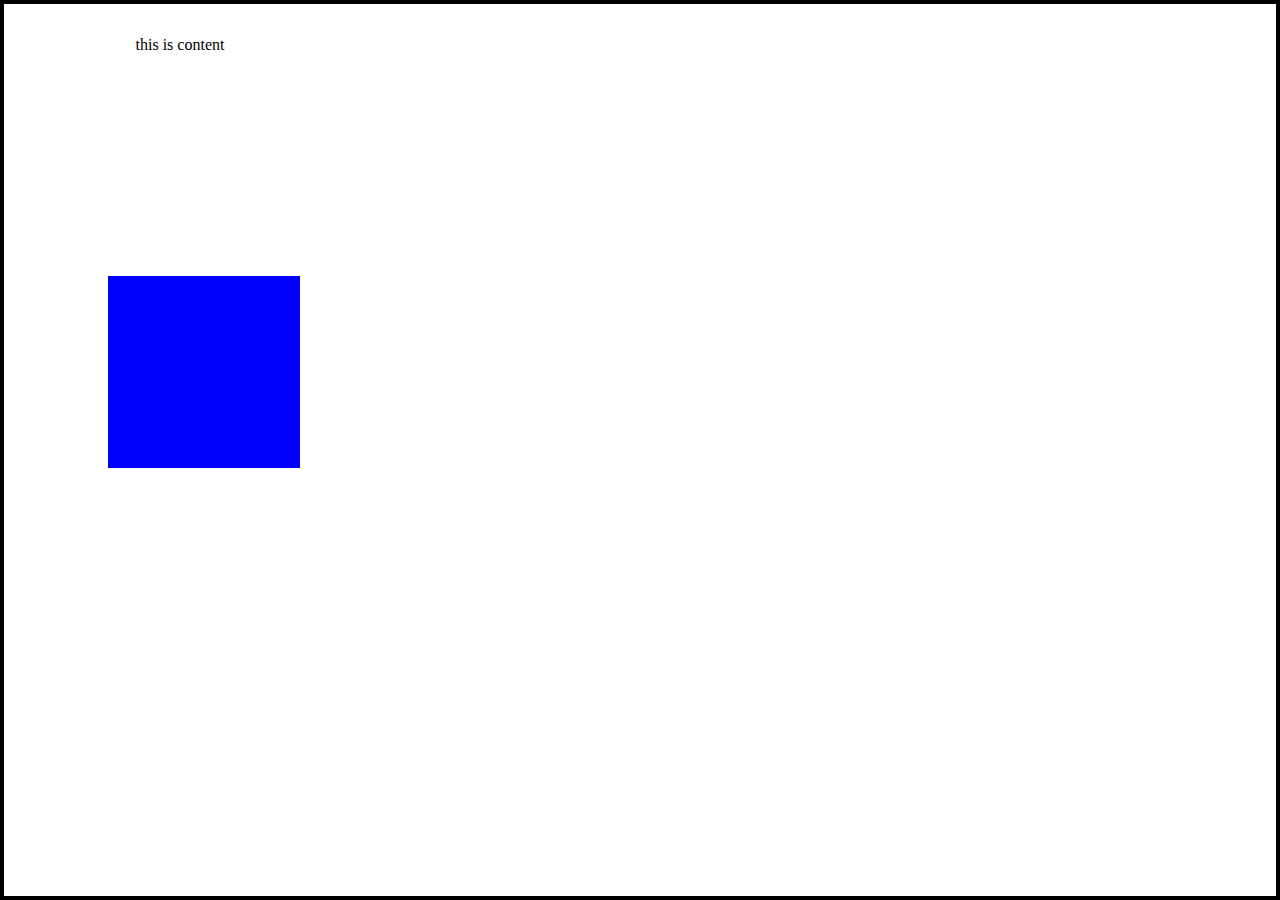
<file: html/firstCss.html>
<!DOCTYPE html>
<html lang="en">
  <head>
    <meta charset="UTF-8" />
    <meta name="viewport" content="width=device-width, initial-scale=1.0" />
    <link rel="stylesheet" href="../css/style.css" />
    <title>Document</title>
  </head>
  <body>
    <div class="container">
      <div class="item item1">this is content</div>
      <div class="item item2"></div>
    </div>
  </body>
</html>
</file>
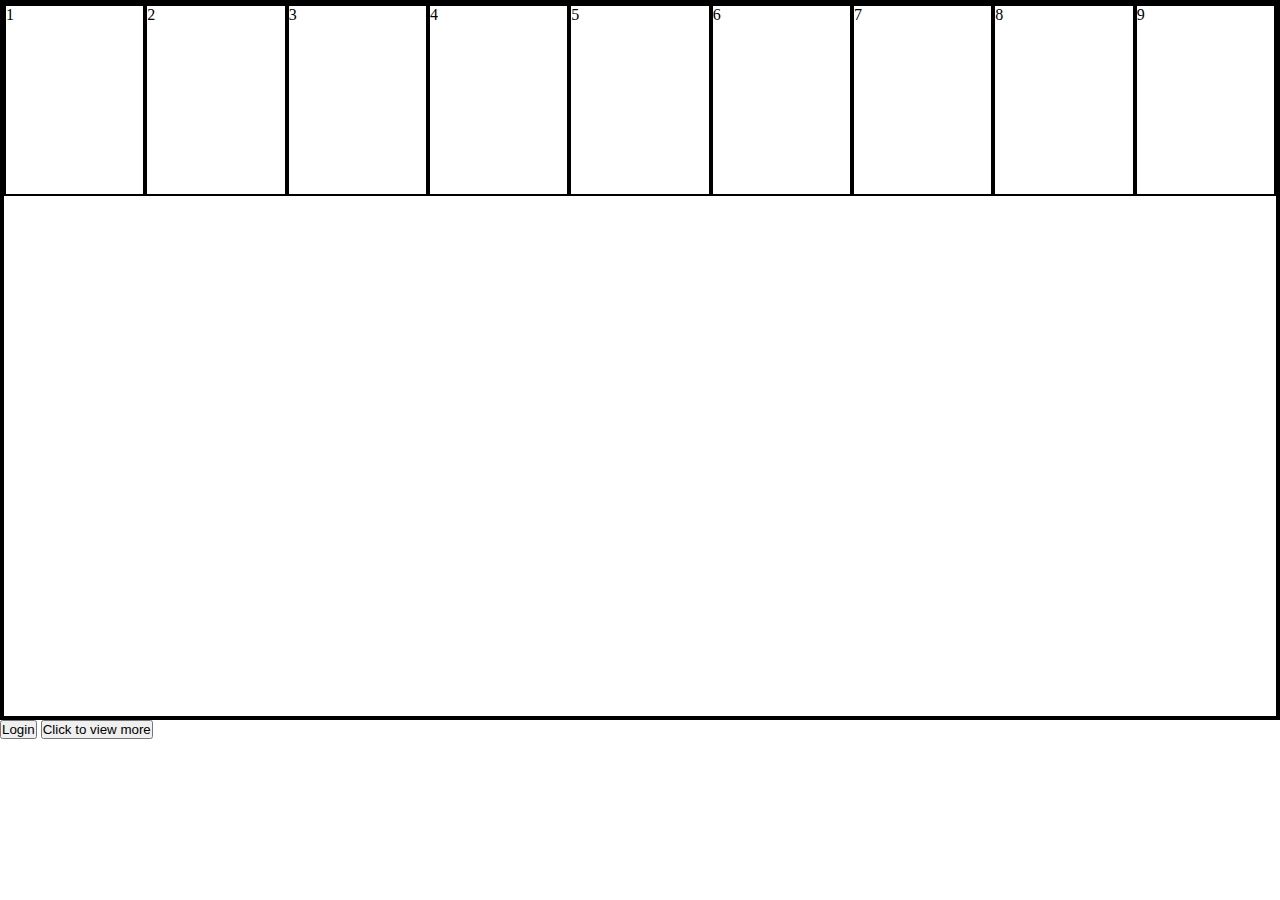
<file: html/flex.html>
<!DOCTYPE html>
<html lang="en">
  <head>
    <meta charset="UTF-8" />
    <meta name="viewport" content="width=device-width, initial-scale=1.0" />
    <link rel="stylesheet" href="../css/flex.css" />
    <title>Flex</title>
  </head>
  <body>
    <div class="container">
      <div class="item item1">1</div>
      <div class="item item2">2</div>
      <div class="item item3">3</div>
      <div class="item item4">4</div>
      <div class="item item5">5</div>
      <div class="item item6">6</div>
      <div class="item item7">7</div>
      <div class="item item8">8</div>
      <div class="item item9">9</div>
    </div>
    <button>Login</button>
    <button>Click to view more</button>
  </body>
</html>
</file>
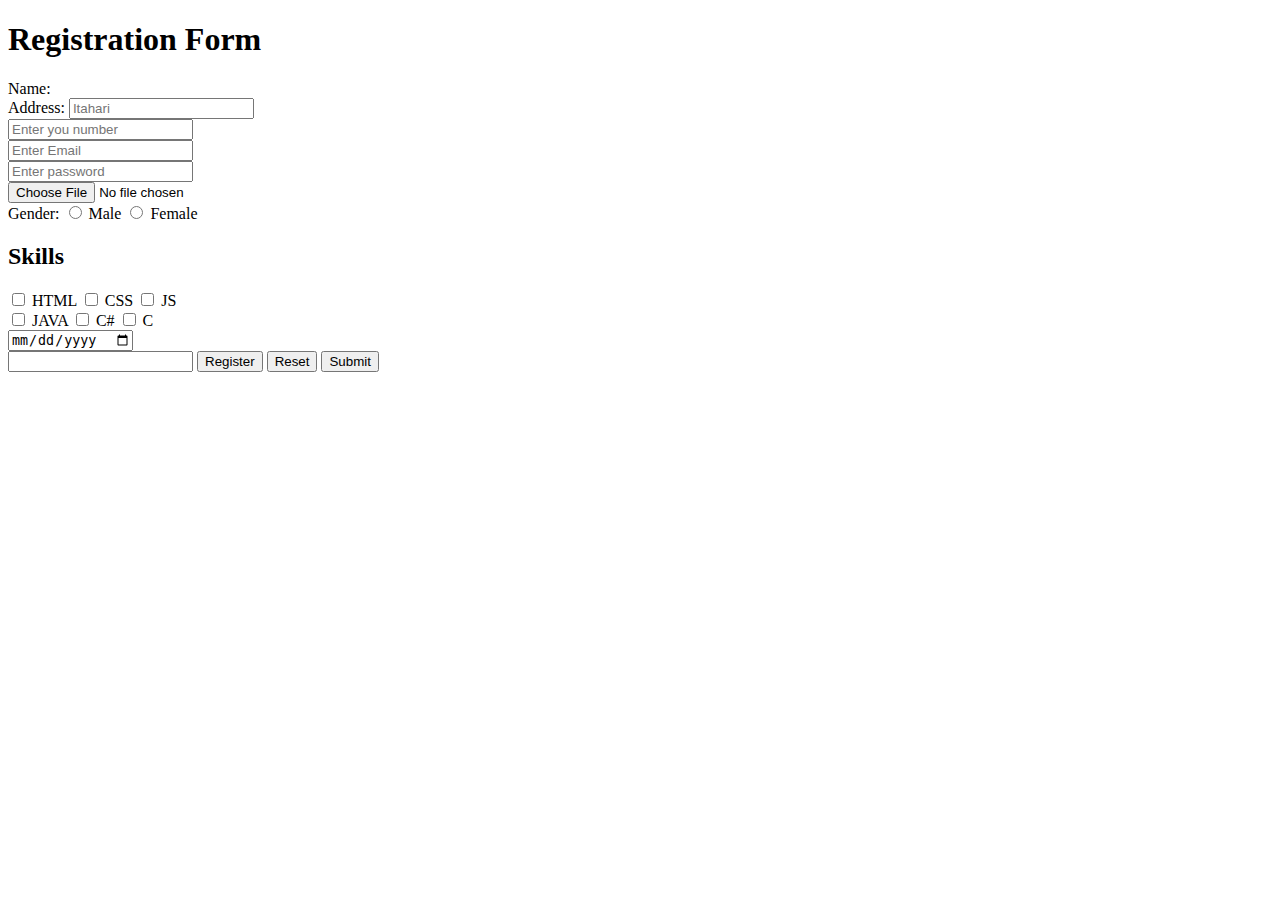
<file: html/form.html>
<!DOCTYPE html>
<html lang="en">
  <head>
    <meta charset="UTF-8" />
    <meta name="viewport" content="width=device-width, initial-scale=1.0" />
    <title>Form</title>
  </head>
  <body>
    <form>
      <h1>Registration Form</h1>
      <label>Name:</label>
      <input type="hidden" placeholder="Jhon deo" name="name" required />
      <br />
      <label>Address:</label>
      <input type="text" placeholder="Itahari" name="address" required />
      <br />
      <input type="number" placeholder="Enter you number" name="phone" />
      <br />
      <input type="email" placeholder="Enter Email" name="email" />
      <br />
      <input type="password" placeholder="Enter password" name="password" />
      <br />

      <input type="file" />
      <br />

      Gender: <input type="radio" name="gender" /> Male
      <input type="radio" name="gender" /> Female

      <br />

      <h2>Skills</h2>
      <input type="checkbox" name="" id="" /> HTML
      <input type="checkbox" name="" id="" /> CSS
      <input type="checkbox" name="" id="" /> JS
      <br />
      <input type="checkbox" name="" id="" /> JAVA
      <input type="checkbox" name="" id="" /> C#
      <input type="checkbox" name="" id="" /> C
      <br />
      <input type="date" />
      <br />
      <input type="" name="" id="" />
      <button type="submit">Register</button>
      <input type="reset" />
      <input type="button" value="Submit" />
    </form>
  </body>
</html>
</file>
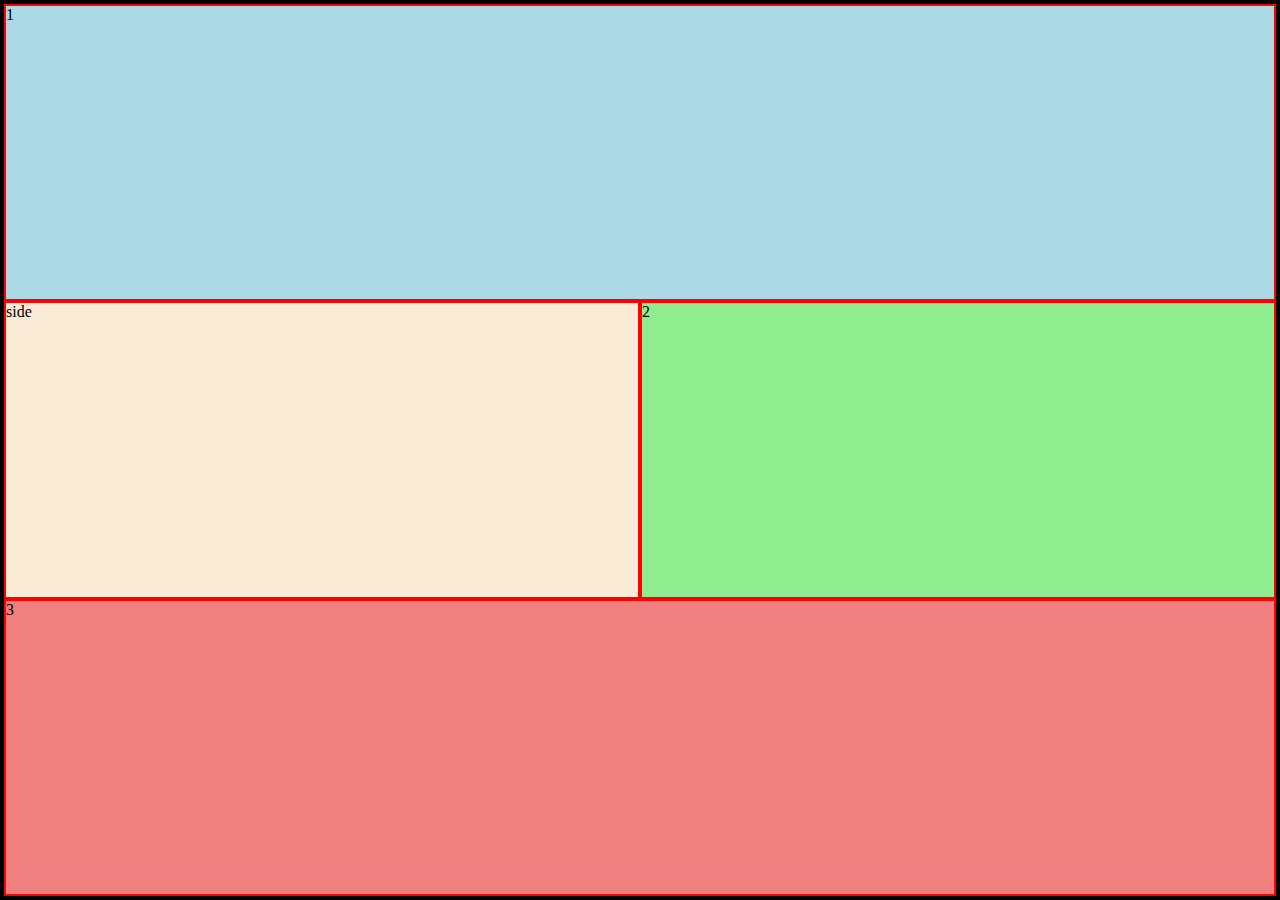
<file: html/grid.html>
<!DOCTYPE html>
<html lang="en">
  <head>
    <meta charset="UTF-8" />
    <meta name="viewport" content="width=device-width, initial-scale=1.0" />
    <link rel="stylesheet" href="../css/grid.css" />
    <title>Grid</title>
  </head>
  <body>
    <div class="container">
      <div class="item item1" id="header">1</div>
      <div class="item item2" id="side">side</div>
      <div class="item item3" id="body">2</div>
      <div class="item item4" id="footer">3</div>
      <!-- <div class="item item4">4</div>
      <div class="item item5">5</div>
      <div class="item item6">6</div>
      <div class="item item7">7</div>
      <div class="item item8">8</div>
      <div class="item item9">9</div> -->
    </div>
  </body>
</html>
</file>
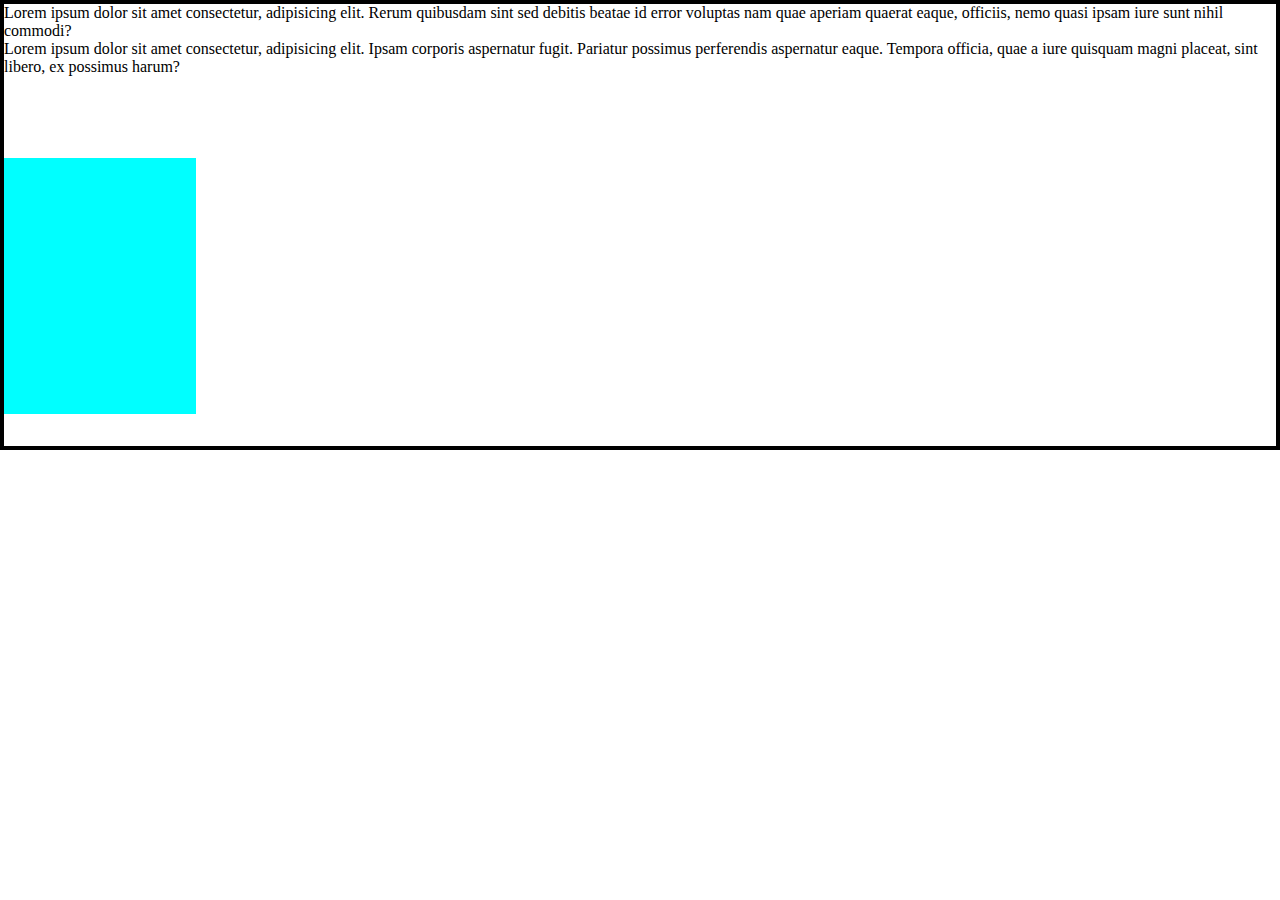
<file: html/position.html>
<!DOCTYPE html>
<html lang="en">
  <head>
    <meta charset="UTF-8" />
    <meta name="viewport" content="width=device-width, initial-scale=1.0" />
    <link rel="stylesheet" href="../css/position.css" />
    <title>Document</title>
  </head>
  <body>
    <div class="container">
      <div class="myDiv"></div>
      <!-- <nav>This is navbar</nav> -->
      <p>
        Lorem ipsum dolor sit amet consectetur, adipisicing elit. Rerum
        quibusdam sint sed debitis beatae id error voluptas nam quae aperiam
        quaerat eaque, officiis, nemo quasi ipsam iure sunt nihil commodi?
      </p>
      <!-- <div class="item"></div> -->

      <p>
        Lorem ipsum dolor sit amet consectetur, adipisicing elit. Ipsam corporis
        aspernatur fugit. Pariatur possimus perferendis aspernatur eaque.
        Tempora officia, quae a iure quisquam magni placeat, sint libero, ex
        possimus harum?
      </p>
    </div>
  </body>
</html>
</file>
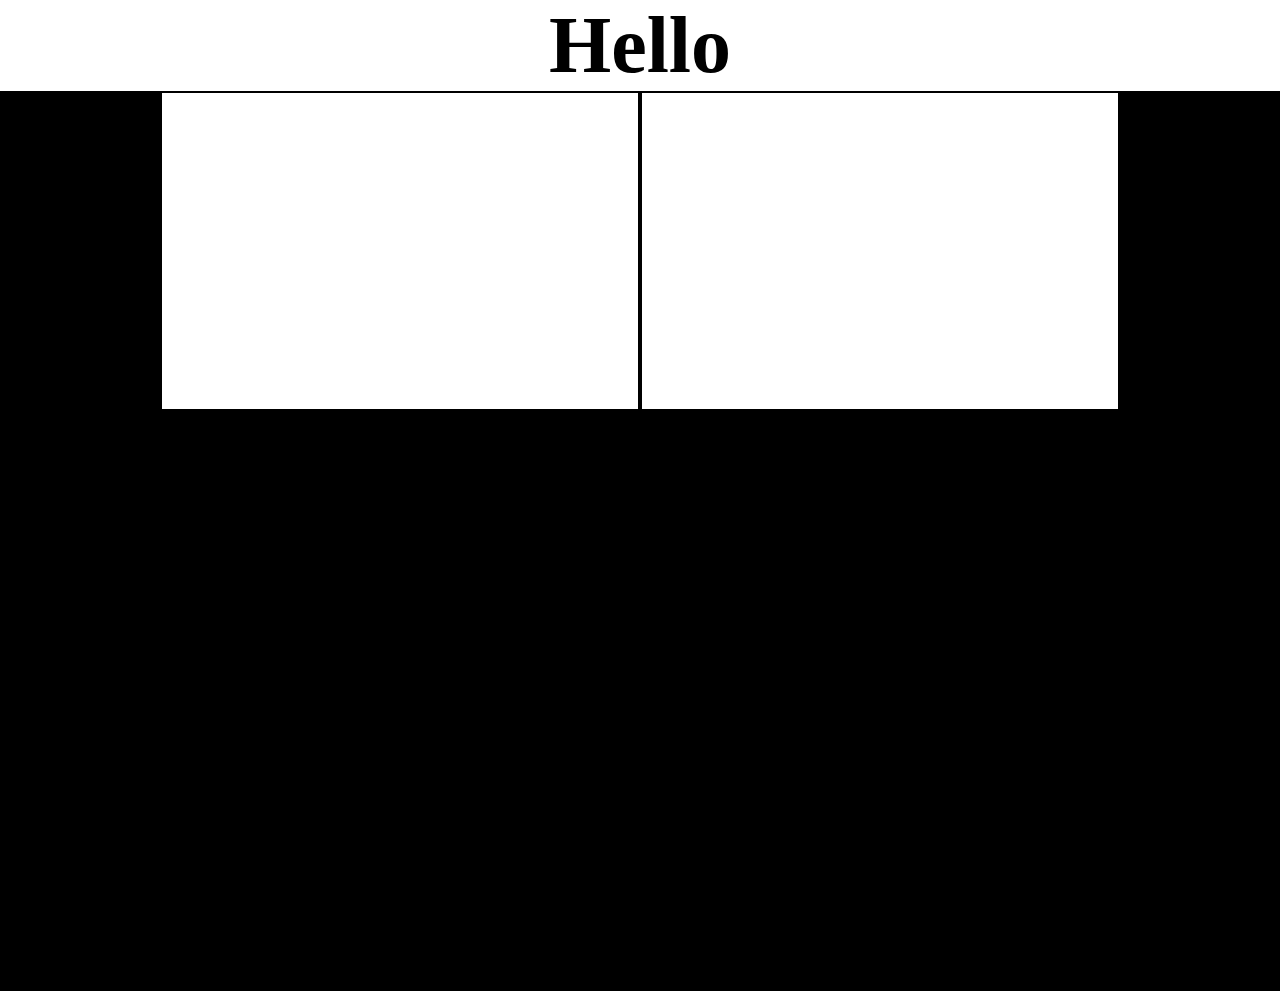
<file: html/responsive.html>
<!DOCTYPE html>
<html lang="en">
  <head>
    <meta charset="UTF-8" />
    <meta name="viewport" content="width=device-width, initial-scale=1.0" />
    <link rel="stylesheet" href="../css/responsive.css" />
    <title>Responsive</title>
  </head>
  <body>
    <h1>Hello</h1>
    <div class="container">
        <div class="item item1"></div>
        <div class="item item2"></div>
    </div>
  </body>
</html>
</file>
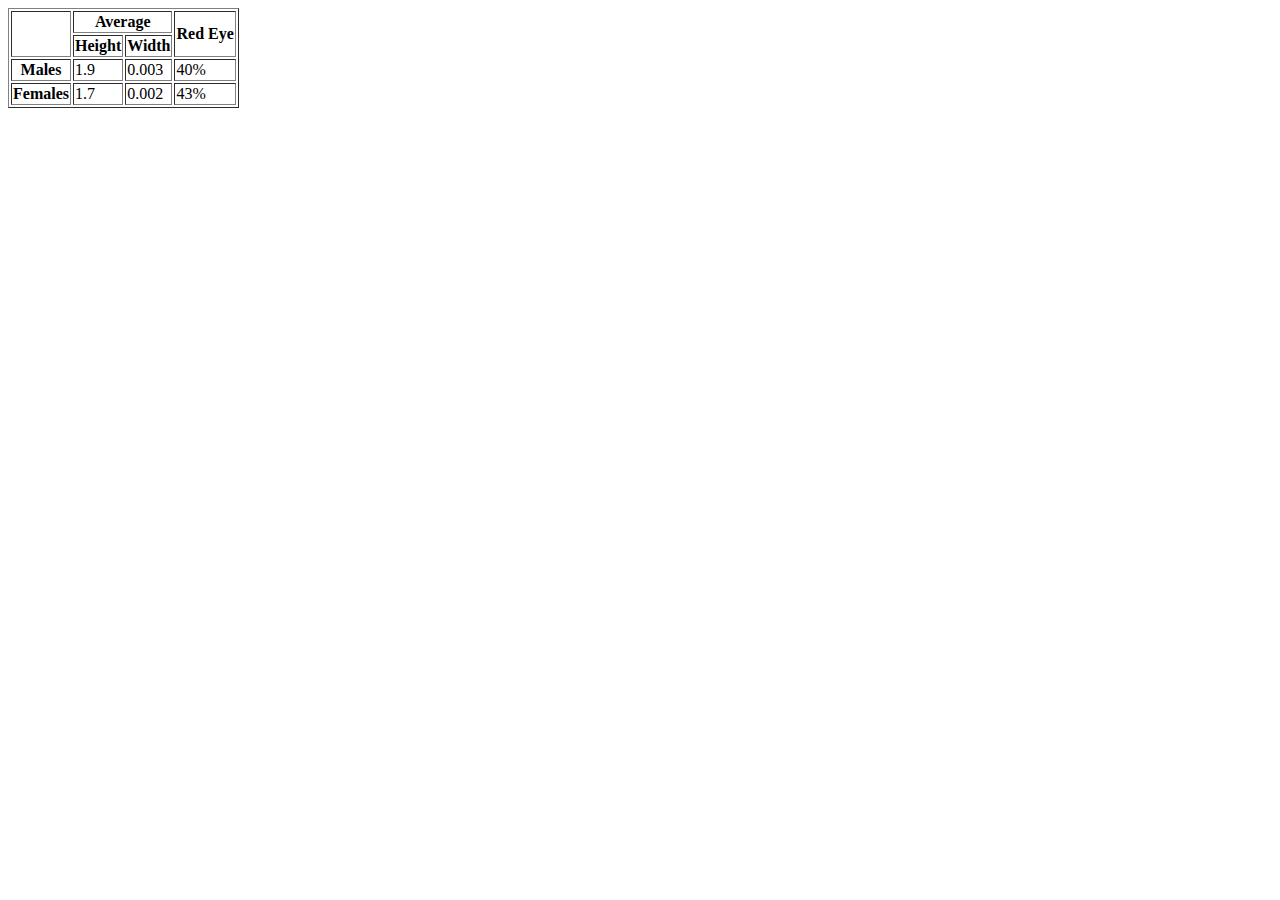
<file: html/table.html>
<!DOCTYPE html>
<html lang="en">
  <head>
    <meta charset="UTF-8" />
    <meta name="viewport" content="width=device-width, initial-scale=1.0" />
    <title>Table</title>
  </head>
  <body>
    <!-- <table border="1">
      <thead>
        <tr>
          <th>No.</th>
          <th>Full Name</th>
          <th>Position</th>
          <th>Salary</th>
        </tr>
      </thead>
      <tbody>
        <tr>
          <td>1</td>
          <td>Bill Gates</td>
          <td>CEO</td>
          <td>100000</td>
        </tr>
        <tr>
          <td>2</td>
          <td>steve jobs</td>
          <td>MD</td>
          <td>200000</td>
        </tr>
        <tr>
          <td>2</td>
          <td>steve jobs</td>
          <td>MD</td>
          <td>200000</td>
        </tr>
        <tr>
          <td>2</td>
          <td>steve jobs</td>
          <td>MD</td>
          <td>200000</td>
        </tr>
      </tbody>
    </table> -->

    <table border="1">
      <thead>
        <tr>
          <th rowspan="2"></th>
          <th colspan="2">Average</th>
          <th rowspan="2">Red Eye</th>
        </tr>
        <tr>
          <th>Height</th>
          <th>Width</th>
        </tr>
      </thead>
      <tbody>
        <tr>
          <th>Males</th>
          <td>1.9</td>
          <td>0.003</td>
          <td>40%</td>
        </tr>
        <tr>
          <th>Females</th>
          <td>1.7</td>
          <td>0.002</td>
          <td>43%</td>
        </tr>
      </tbody>
    </table>
  </body>
</html>
</file>
<file: css/style.css>
* {
  padding: 0;
  margin: 0;
  box-sizing: border-box;
}
.container {
  border: 4px solid black;
  height: 100vh;
  width: 100vw;
  padding: 2rem 3rem 4rem 5rem;
  /* padding-top: 3rem;
  padding-left: 1rem; */
}

.item {
  height: 12rem;
  width: 12rem;
}
.item1 {
  text-align: center;
  /* background-color: red; */
  background-image: url(https://gratisography.com/wp-content/uploads/2024/11/gratisography-augmented-reality-800x525.jpg);
  background-size: cover;
  background-position: center;
  background-repeat: no-repeat;
}
.item2 {
  margin: 3rem 2rem 1.2rem 1.5rem;
  background-color: blue;
}
</file>
<file: css/flex.css>
* {
  box-sizing: border-box;
  margin: 0;
  padding: 0;
}
.container {
  height: 80vh;
  border: 4px solid black;
  display: flex;
  /* flex-direction: column-reverse; */
  justify-content: center;
  /* flex-wrap: wrap; */
  /* align-items: start; */
}
.item {
  border: 2px solid black;
  height: 12rem;
  width: 12rem;
}
/* .item2 {
  width: 40rem;
  display: flex;
  justify-content: center;
  align-items: center;
  gap: 2rem;
}
.item2 li {
  list-style: none;
} */
</file>
<file: css/grid.css>
* {
  box-sizing: border-box;
  padding: 0;
  margin: 0;
}
.container {
  height: 100vh;
  border: 4px solid black;
  display: grid;
  grid-template-columns: repeat(2, 1fr);
  grid-template-areas:
    "header header"
    "side body"
    "footer footer";
  /* grid-template-rows: 10rem 10rem 10rem; */
}
#header {
  grid-area: header;
  background-color: lightblue;
}
#body {
  grid-area: body;
  background-color: lightgreen;
}
#footer {
  grid-area: footer;
  background-color: lightcoral;
}
#side {
  grid-area: side;
  background-color: antiquewhite;
}
.item {
  border: 2px solid red;
  /* height: 12rem;
  width: 12rem; */
}
.item1 {
  /* grid-column: 1/5; */
  /* grid-column-start: 1;
  grid-column-end: 5; */
}
.item2 {
  /* grid-row: 2/4; */
  /* grid-row-start: 2;
  grid-row-end: 4; */
}
.item3 {
  /* grid-column: 2/5; */
  /* grid-column-start: 2;
  grid-column-end: 5; */
  /* grid-row-start: 2;
  grid-row-end: 4; */
}
</file>
<file: css/position.css>
* {
  margin: 0;
  padding: 0;
  box-sizing: border-box;
}

.container {
  height: 50vh;
  border: 4px solid black;
  position: relative;
}
nav {
  position: fixed;
  top: 0rem;
  height: 5rem;
  width: 100%;
  border: 2px solid black;
  background-color: lightgrey;
}
p {
  /* margin-top: 5rem; */
}
.item {
  height: 12rem;
  width: 12rem;
  background-color: rgb(128, 209, 236);
  margin-top: 3rem;
  position: sticky;
  top: 2rem;
}
.myDiv {
  height: 16rem;
  width: 12rem;
  background-color: aqua;
  position: absolute;
  /* right: 0; */
  bottom: 2rem;
  left: 0;
  /* top: ; */
}
</file>
<file: css/responsive.css>
* {
  box-sizing: border-box;
  padding: 0;
  margin: 0;
}
.container {
  height: 100vh;
  background: #000;
  display: flex;
  justify-content: center;
  /* display: grid;
  grid-template-columns: repeat(4, 1fr);
  gap: 1rem; */
}
.item {
  background: #fff;
  border: 2px solid #000;
  height: 20rem;
  width: 30rem;
}
h1 {
  color: #000000;
  text-align: center;
  font-size: 5rem;
}

/* for mobile  */
@media screen and (min-width: 0px) and (max-width: 480px) {
  .container {
    background-color: red;
    grid-template-columns: repeat(2, 1fr);
    flex-direction: column;
  }
  h1 {
    font-size: 2rem;
  }
}

/* for tablet */
@media screen and (min-width: 481px) and (max-width: 768px) {
  .container {
    background-color: green;
    grid-template-columns: repeat(3, 1fr);
  }
  h1 {
    font-size: 3rem;
  }
}

/* for desktop */
@media screen and (min-width: 1280) {
  .container {
    background-color: blue;
  }
}
</file>
